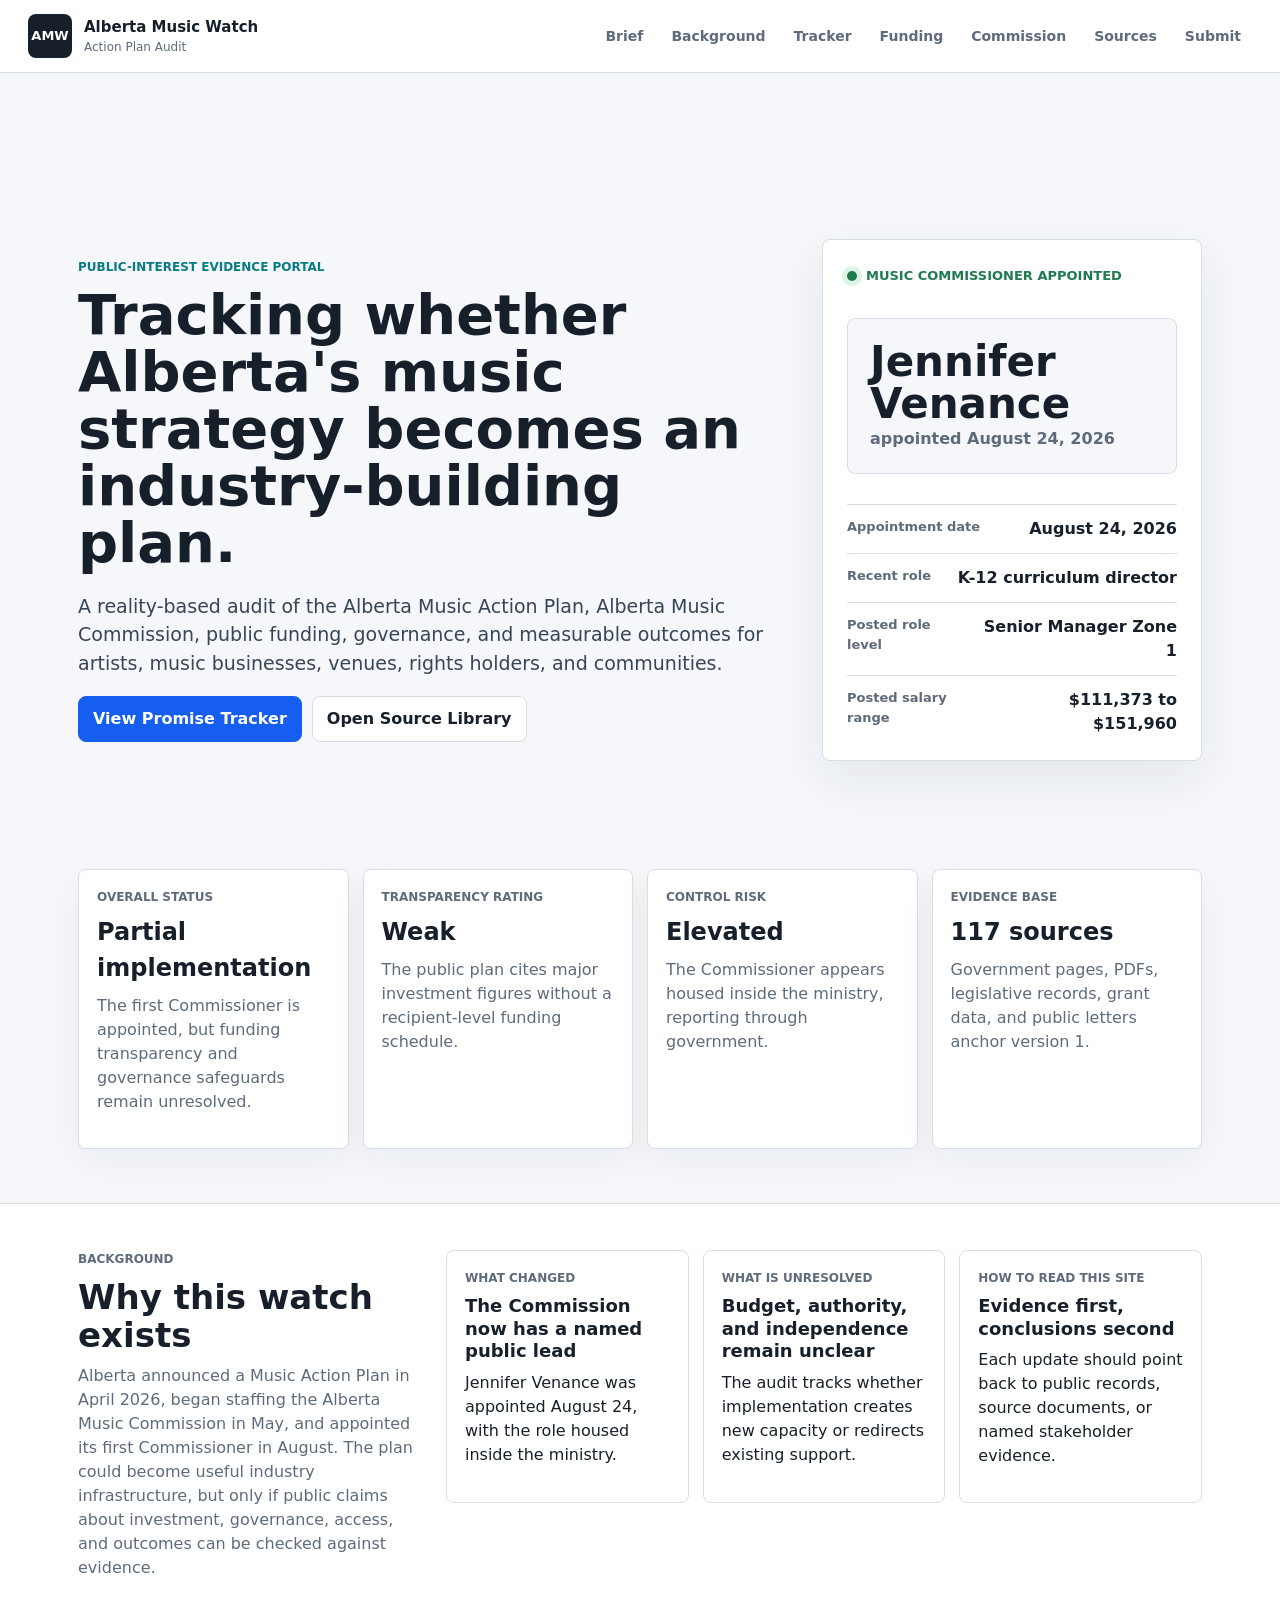
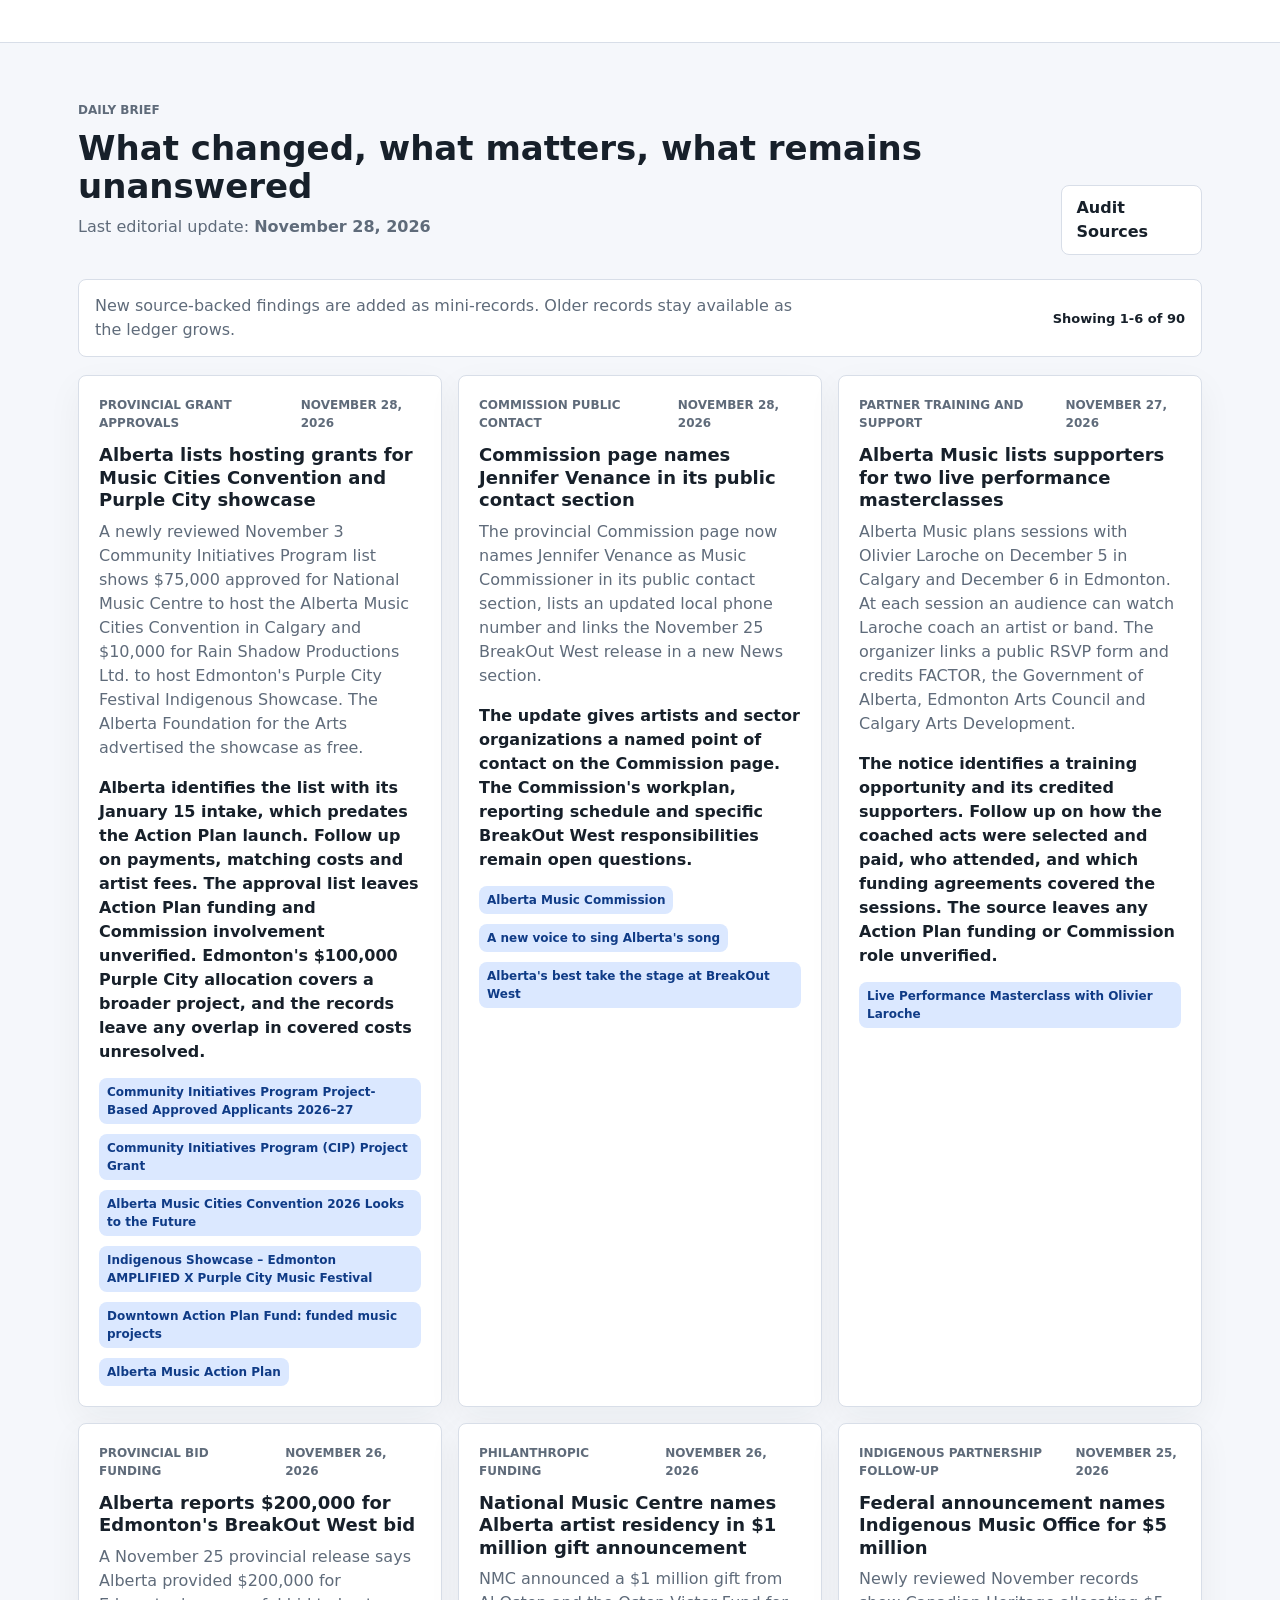
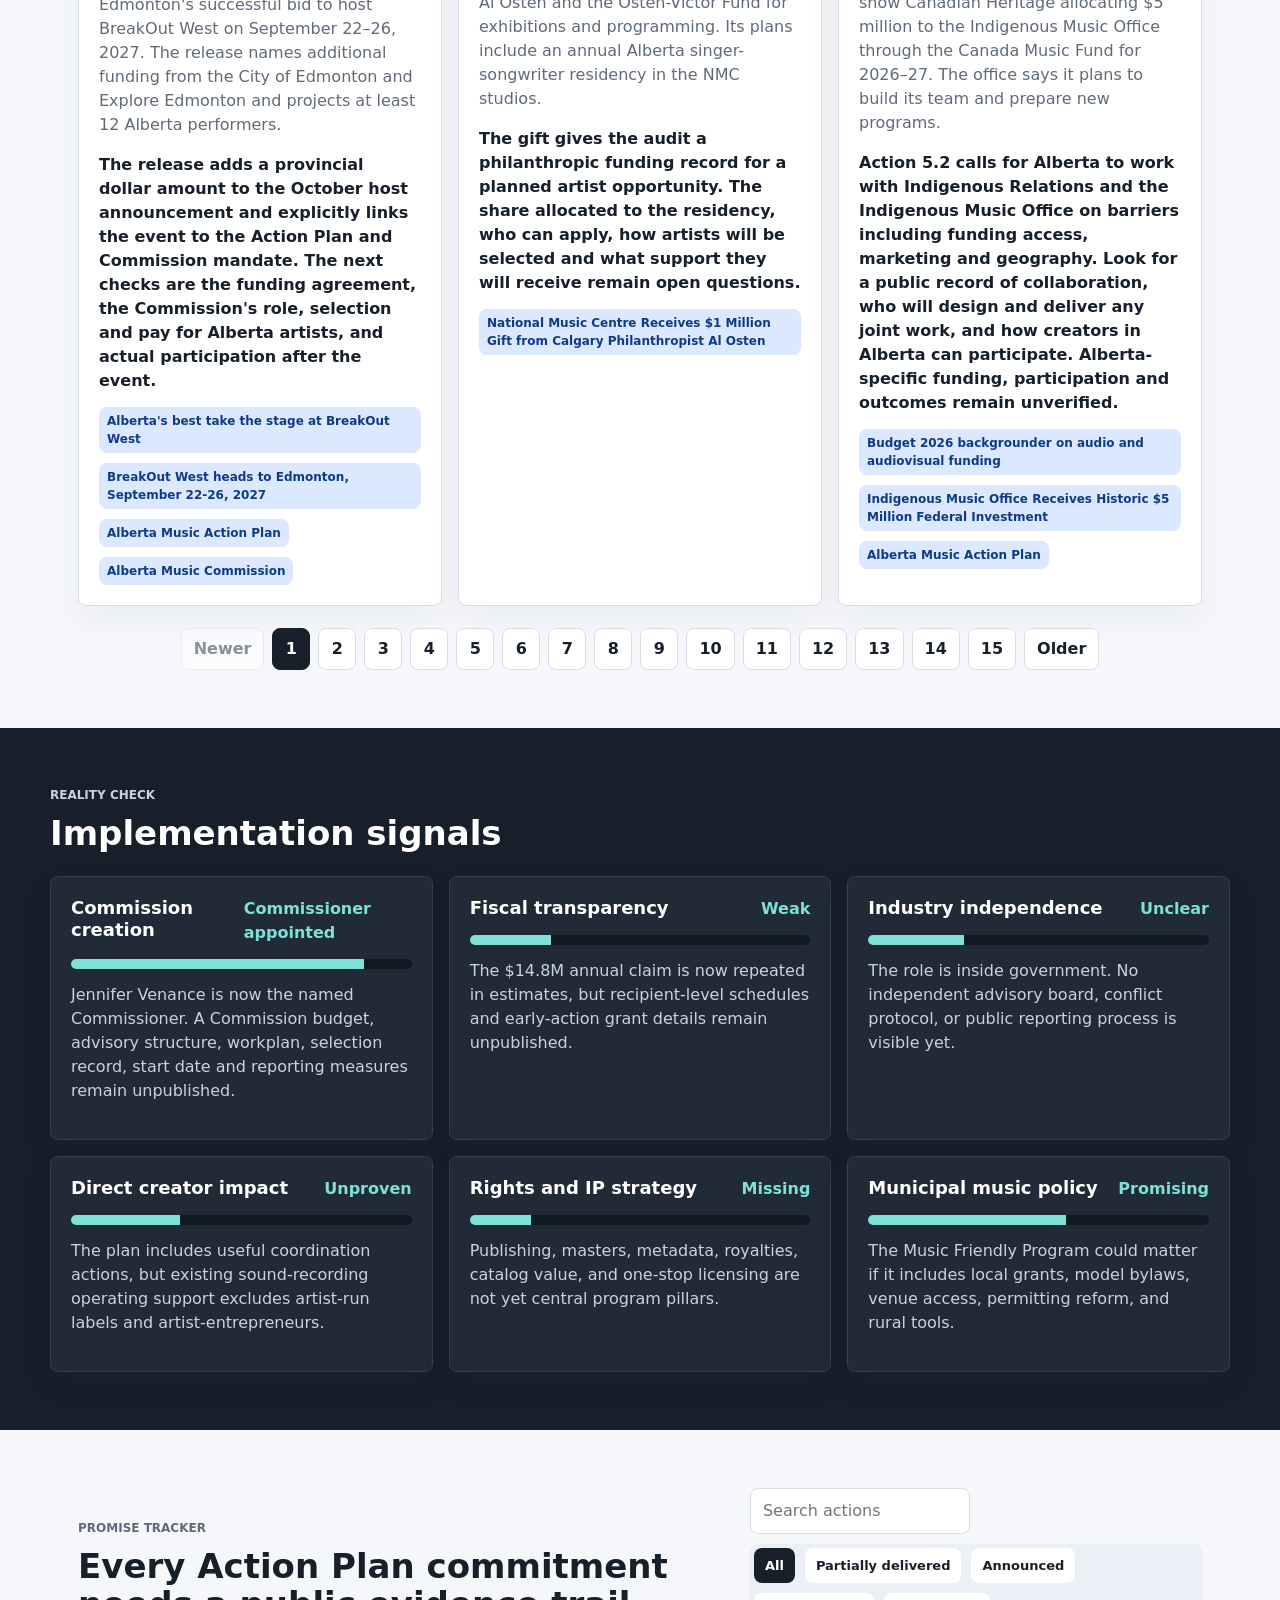
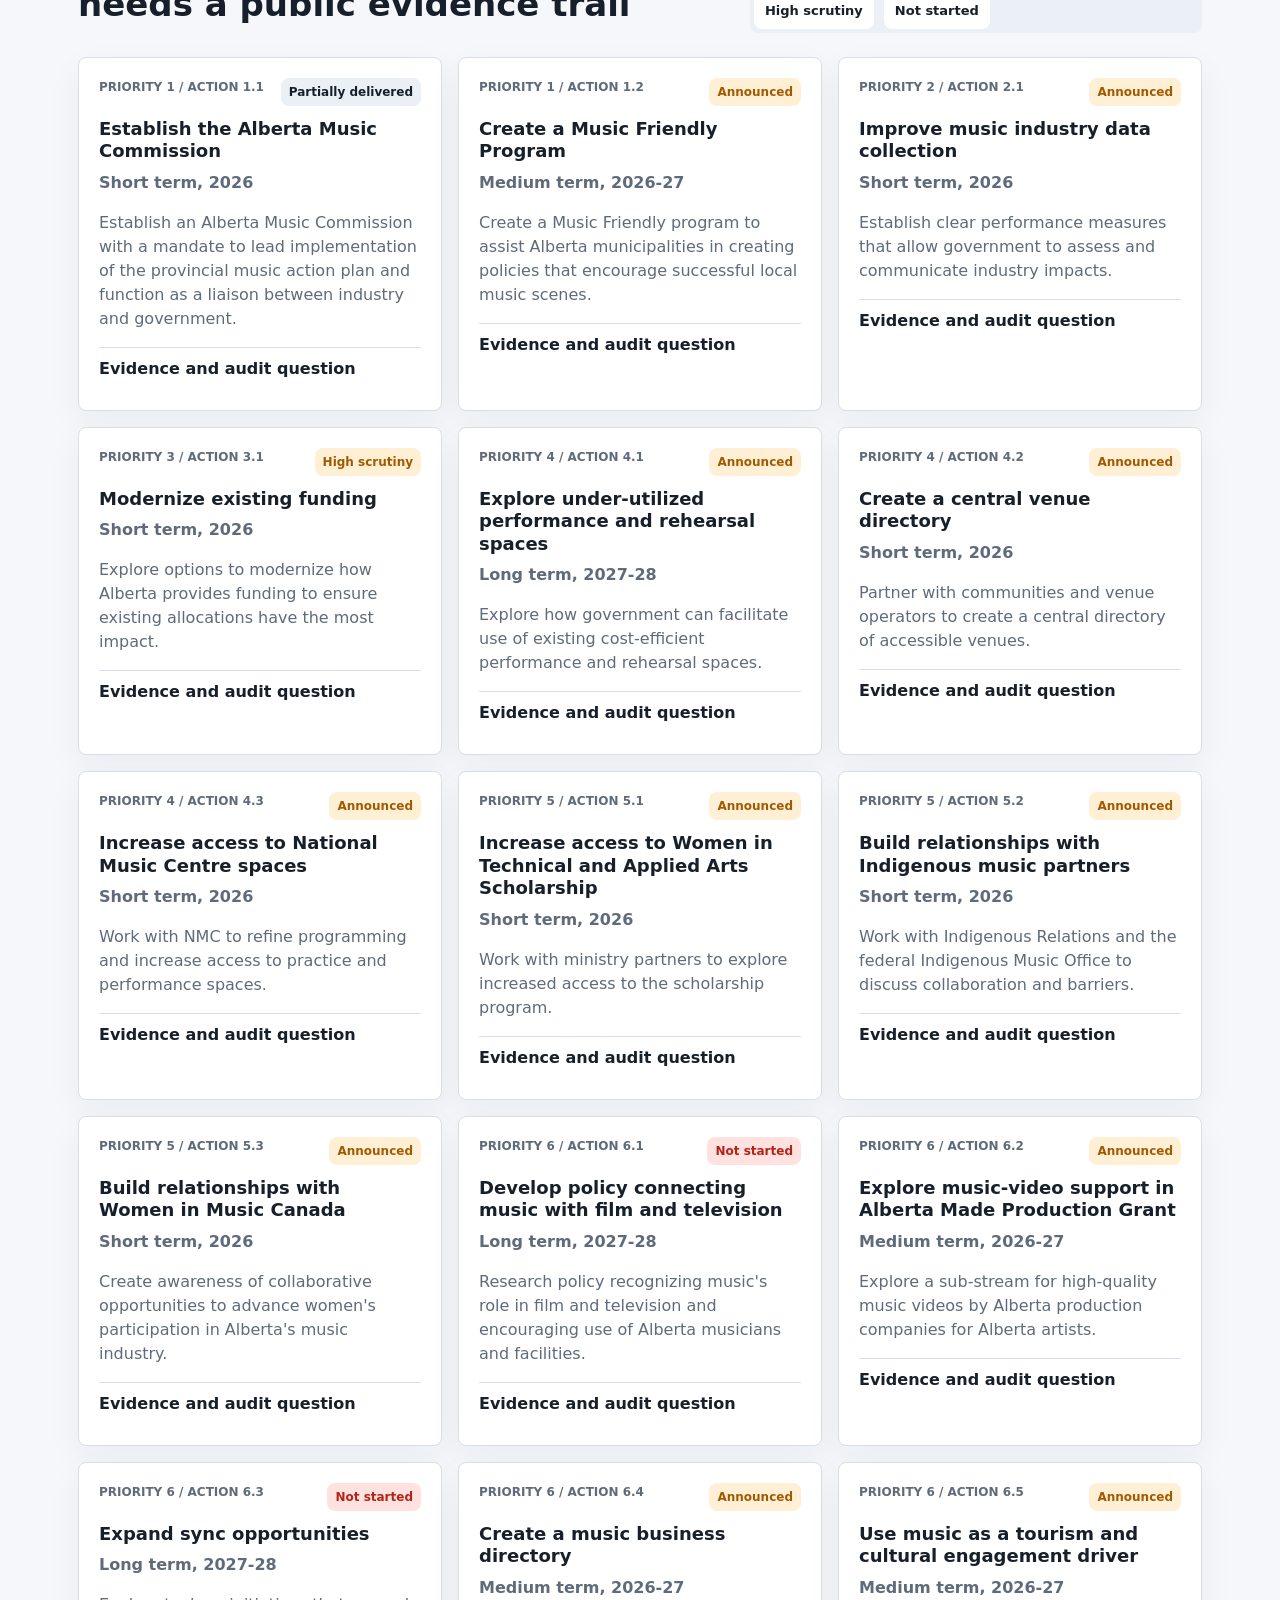
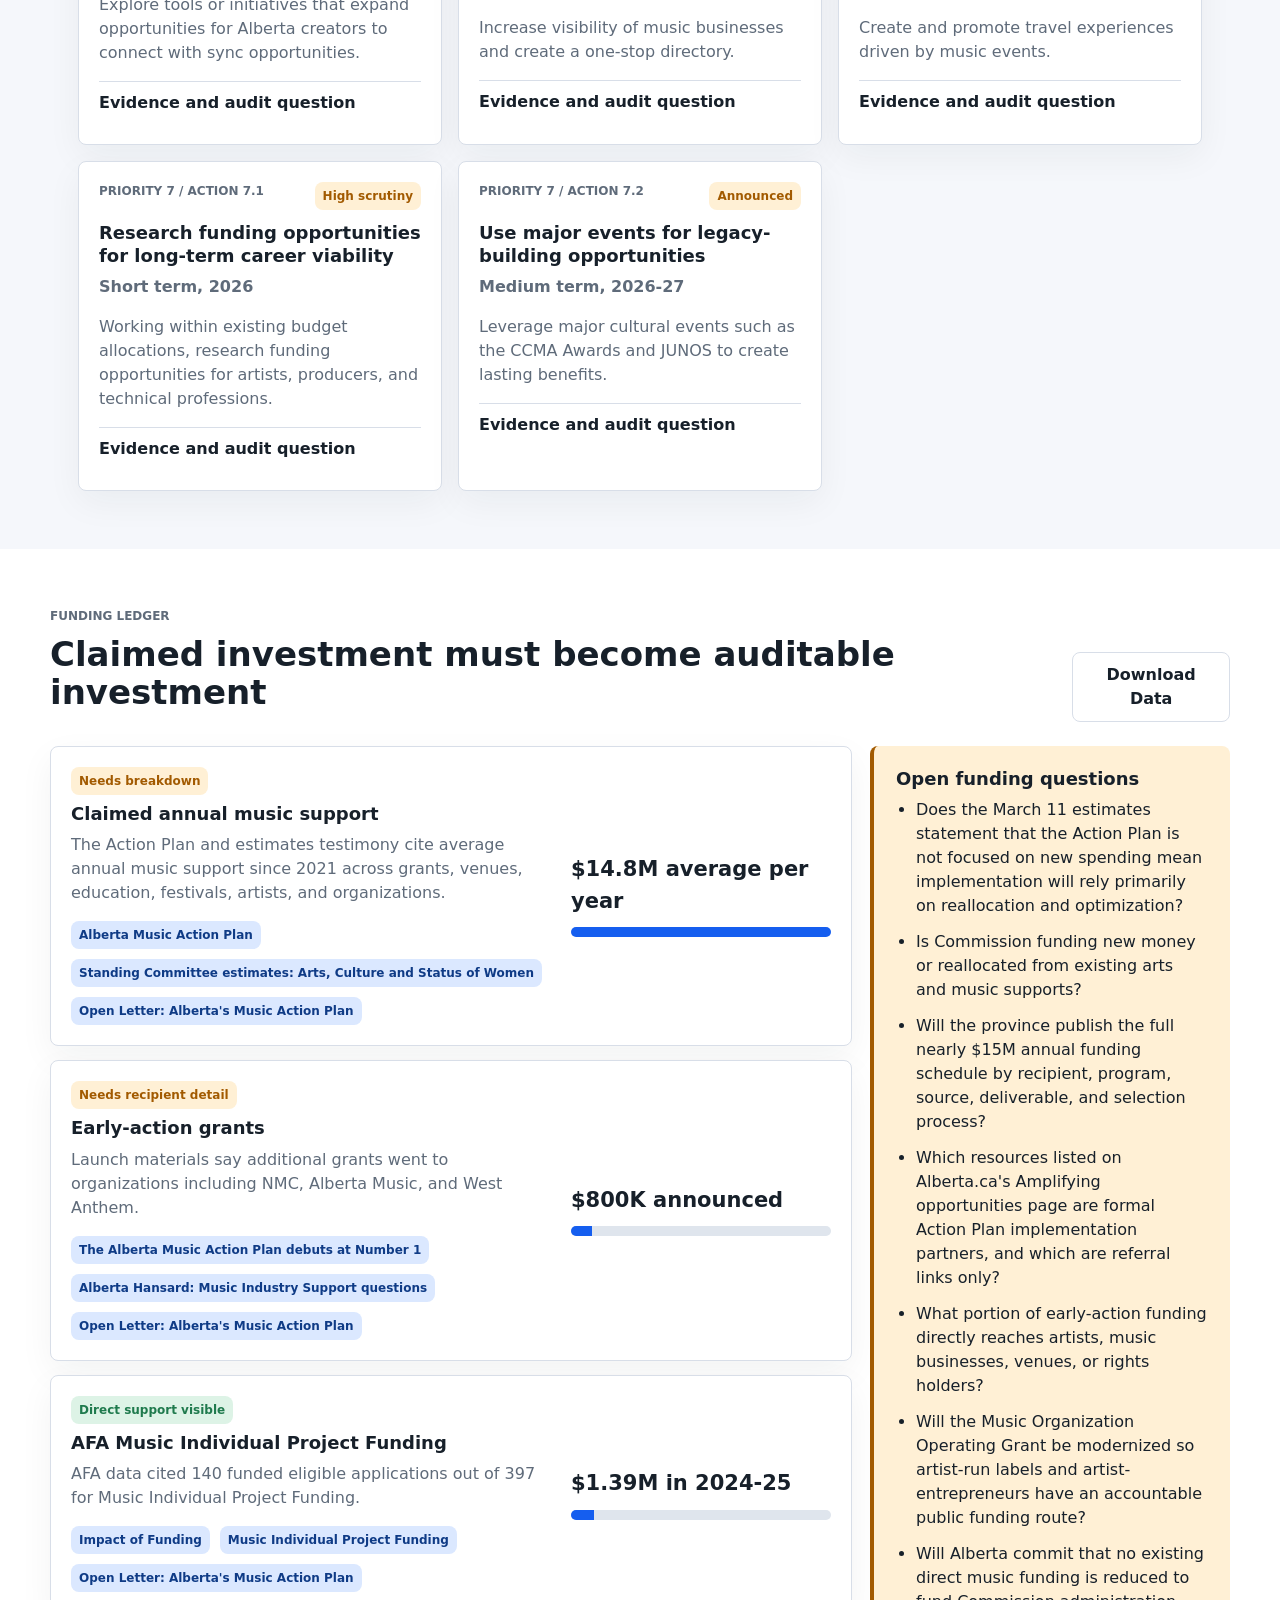
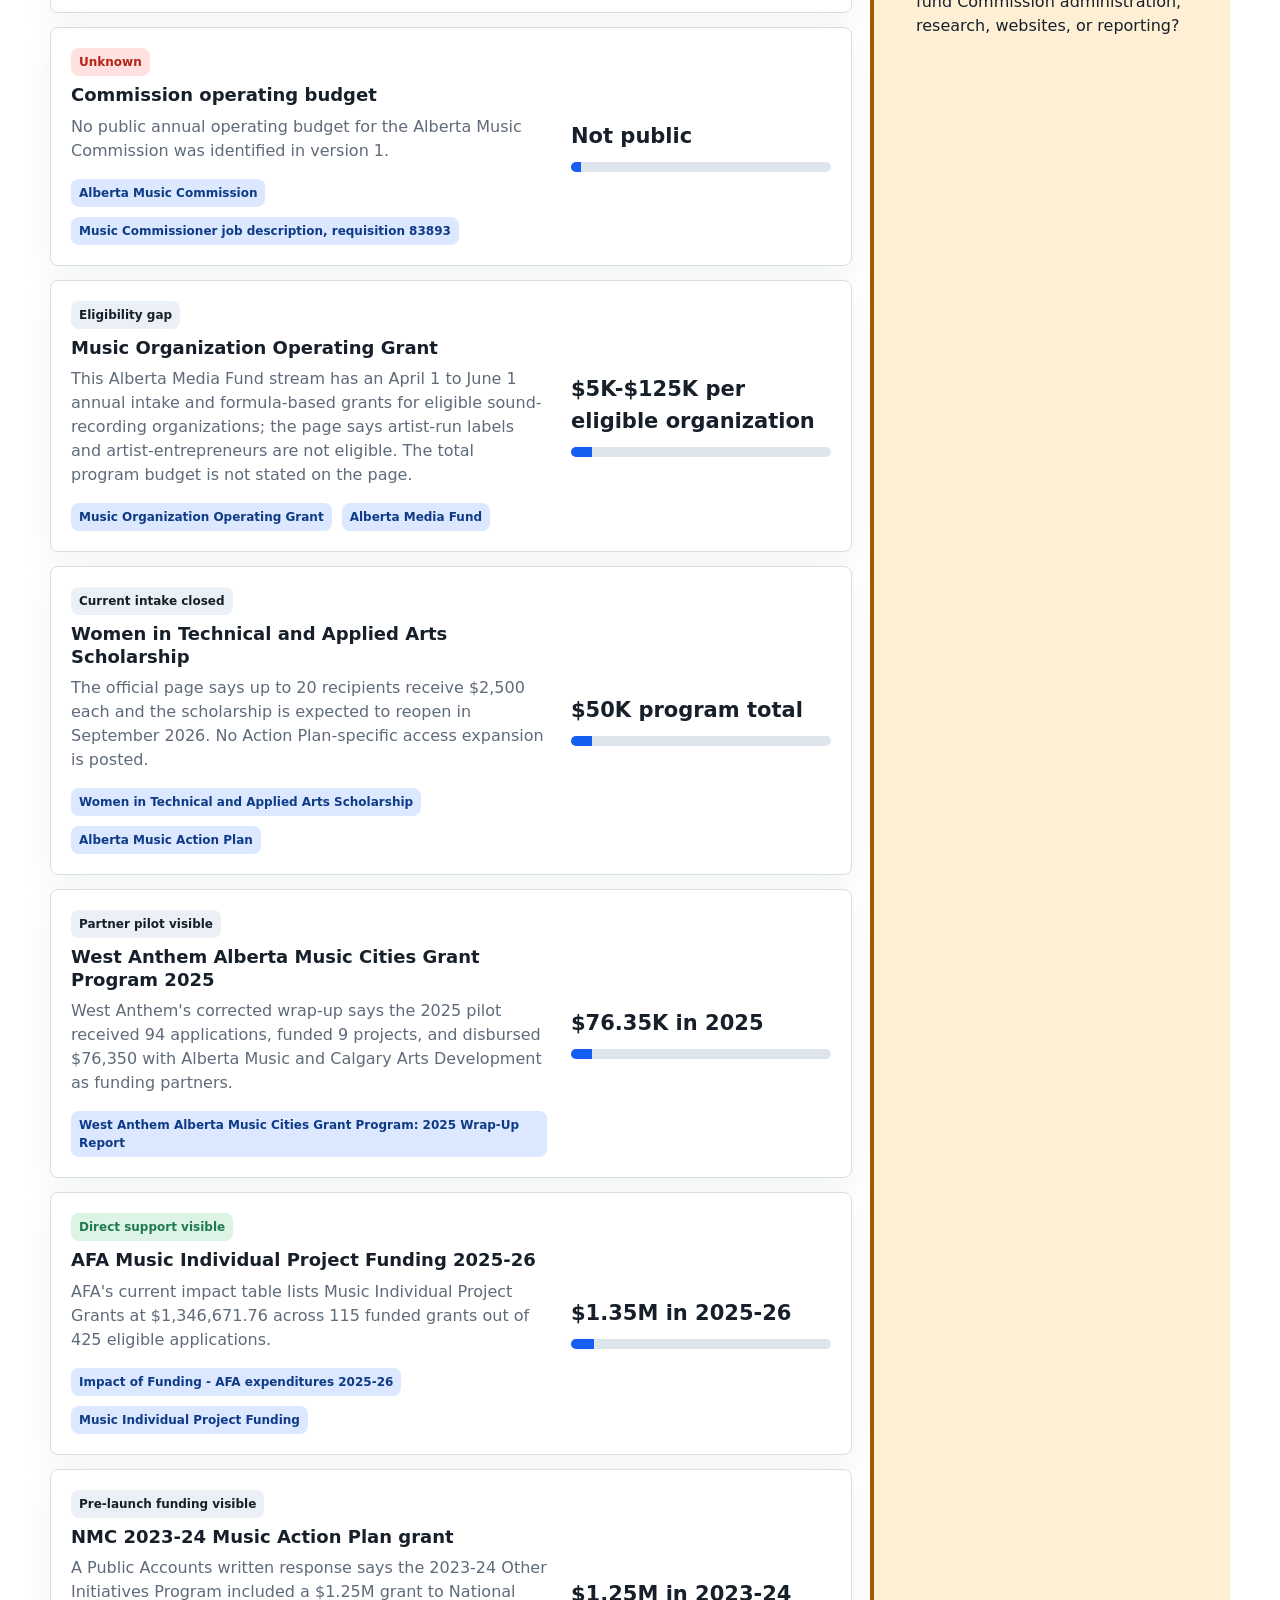
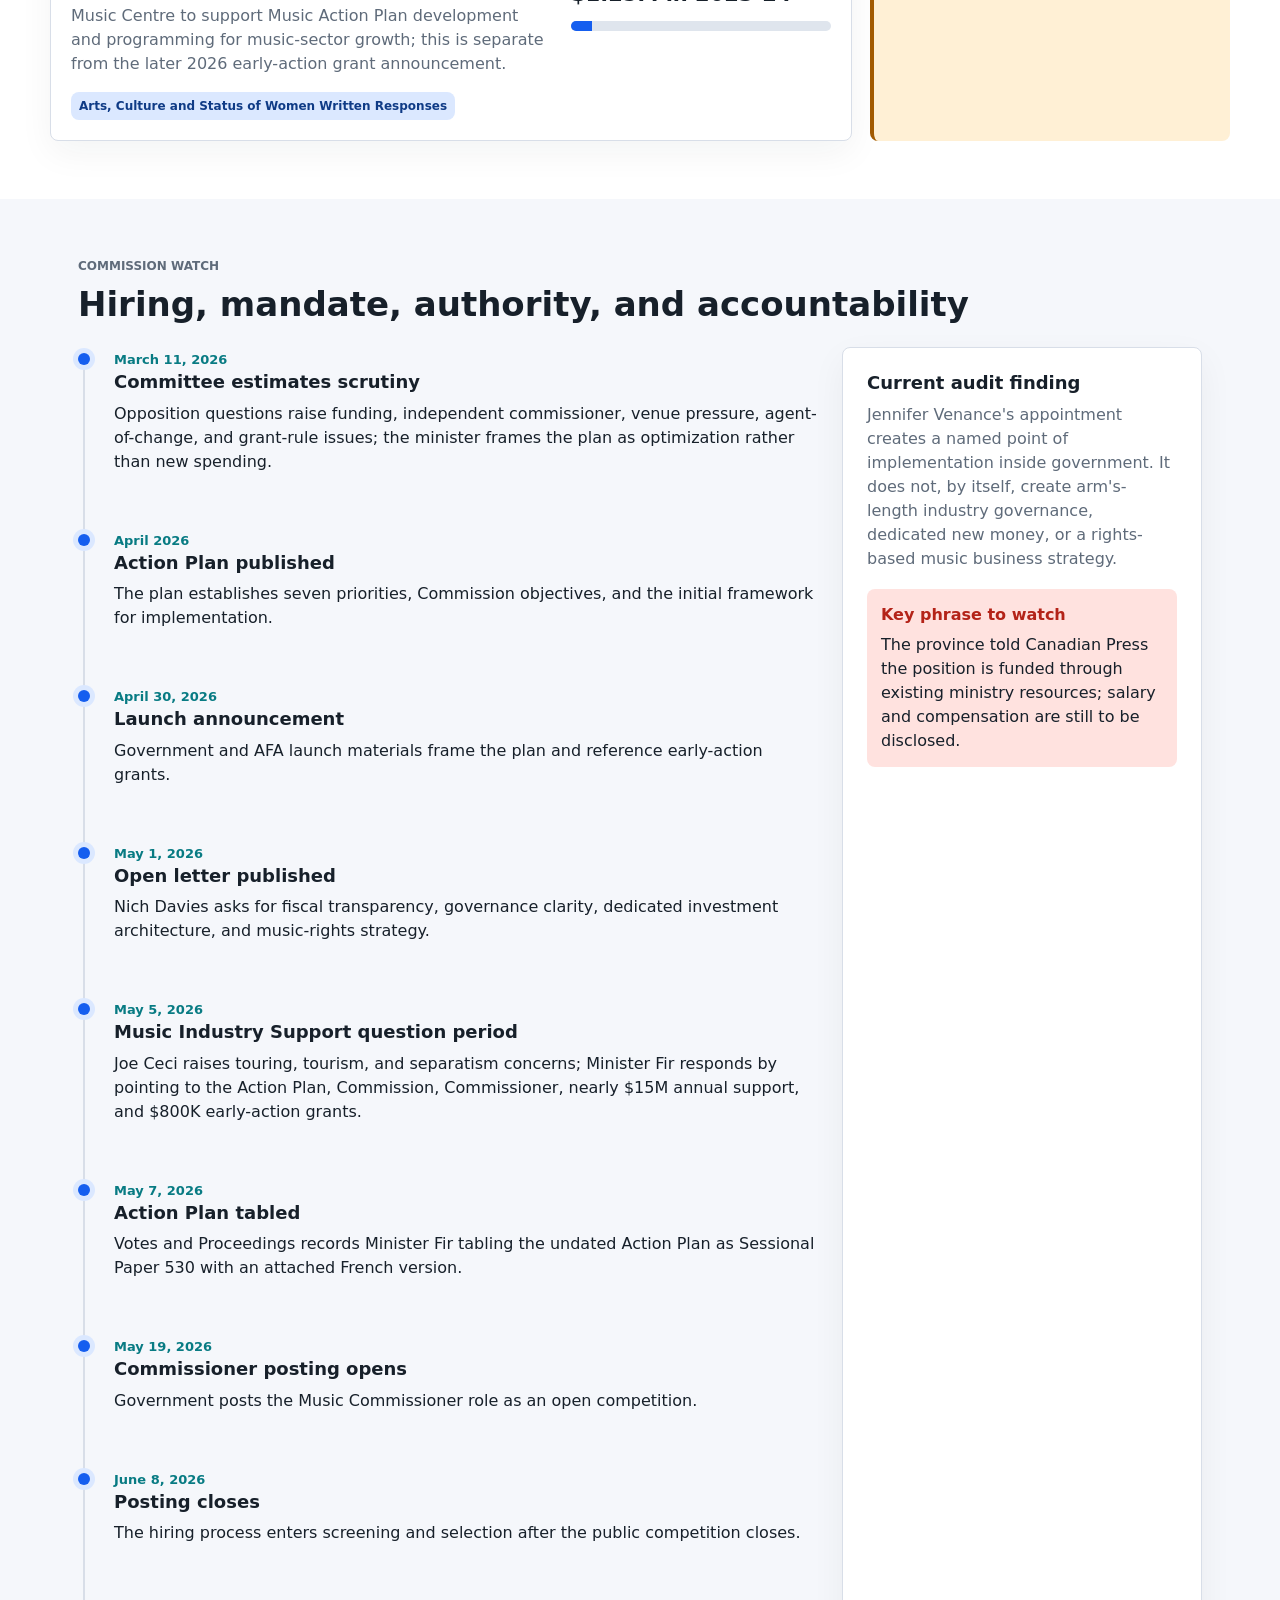
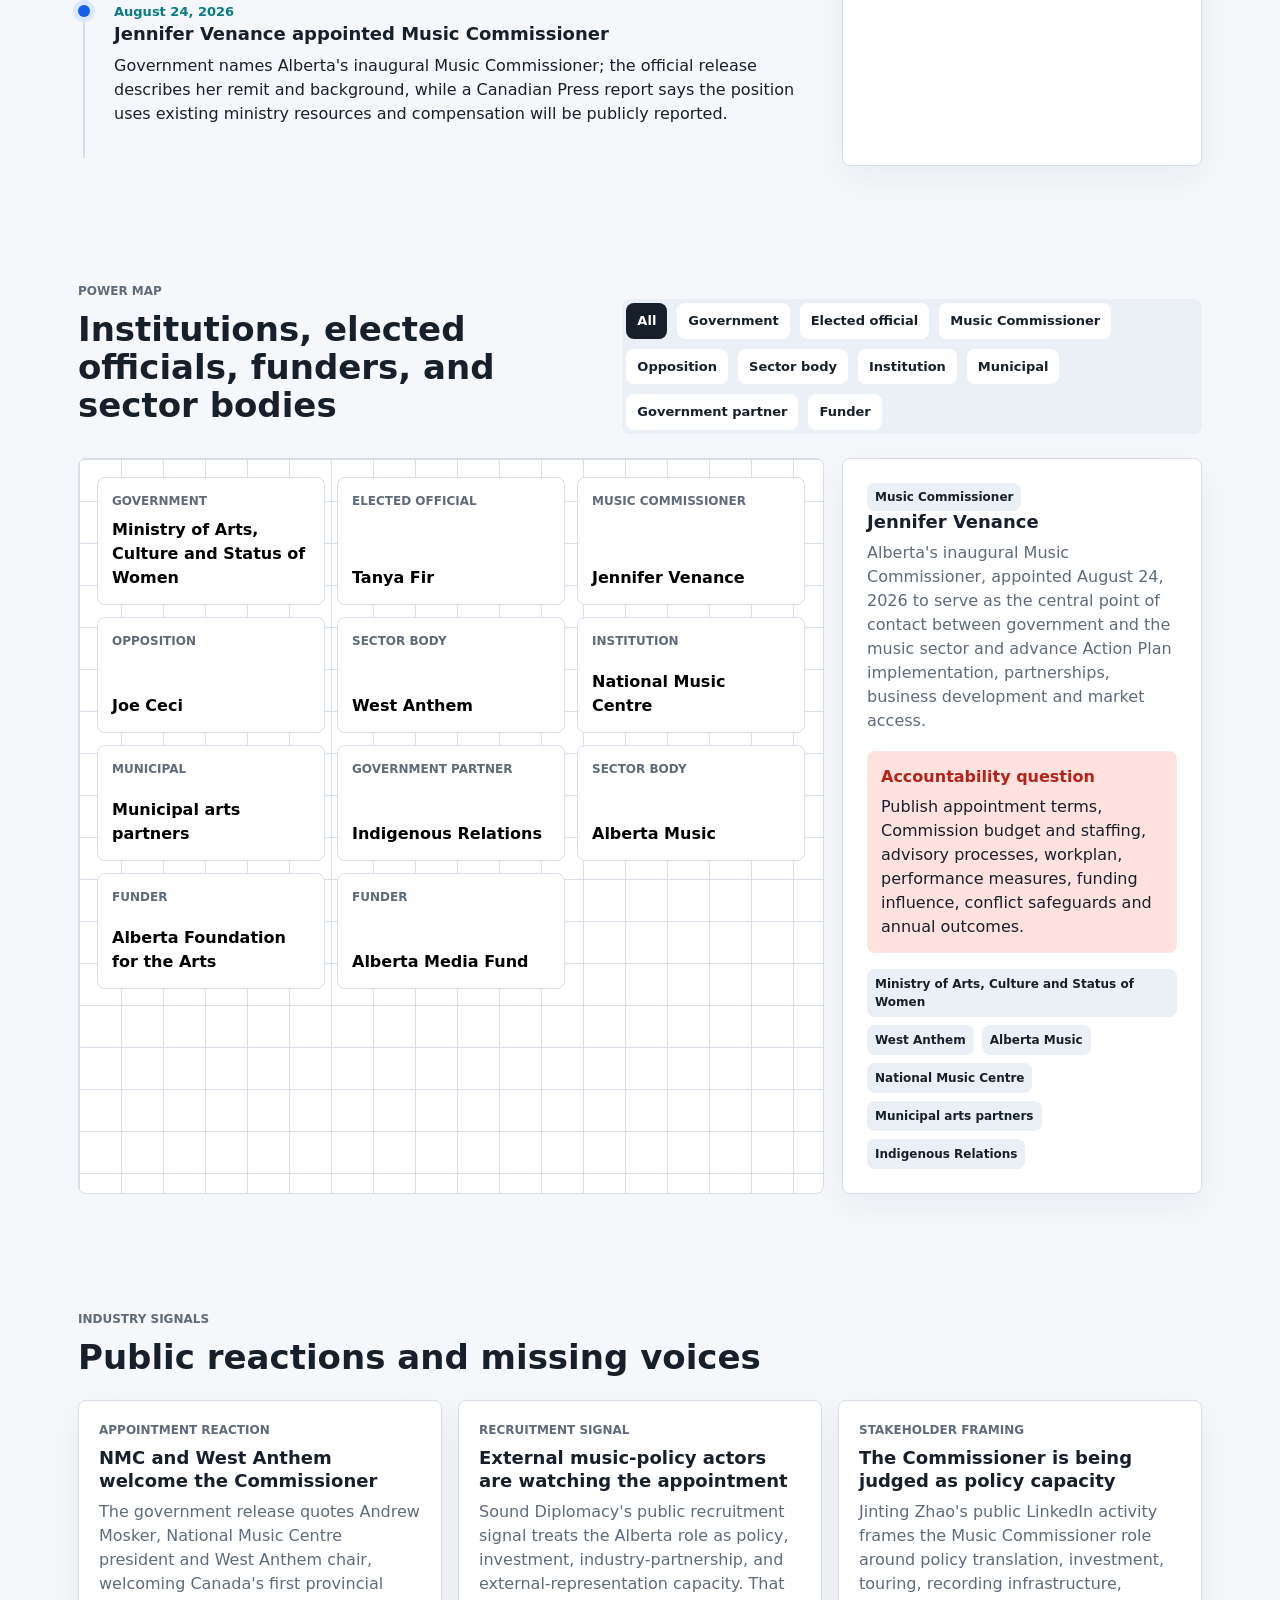
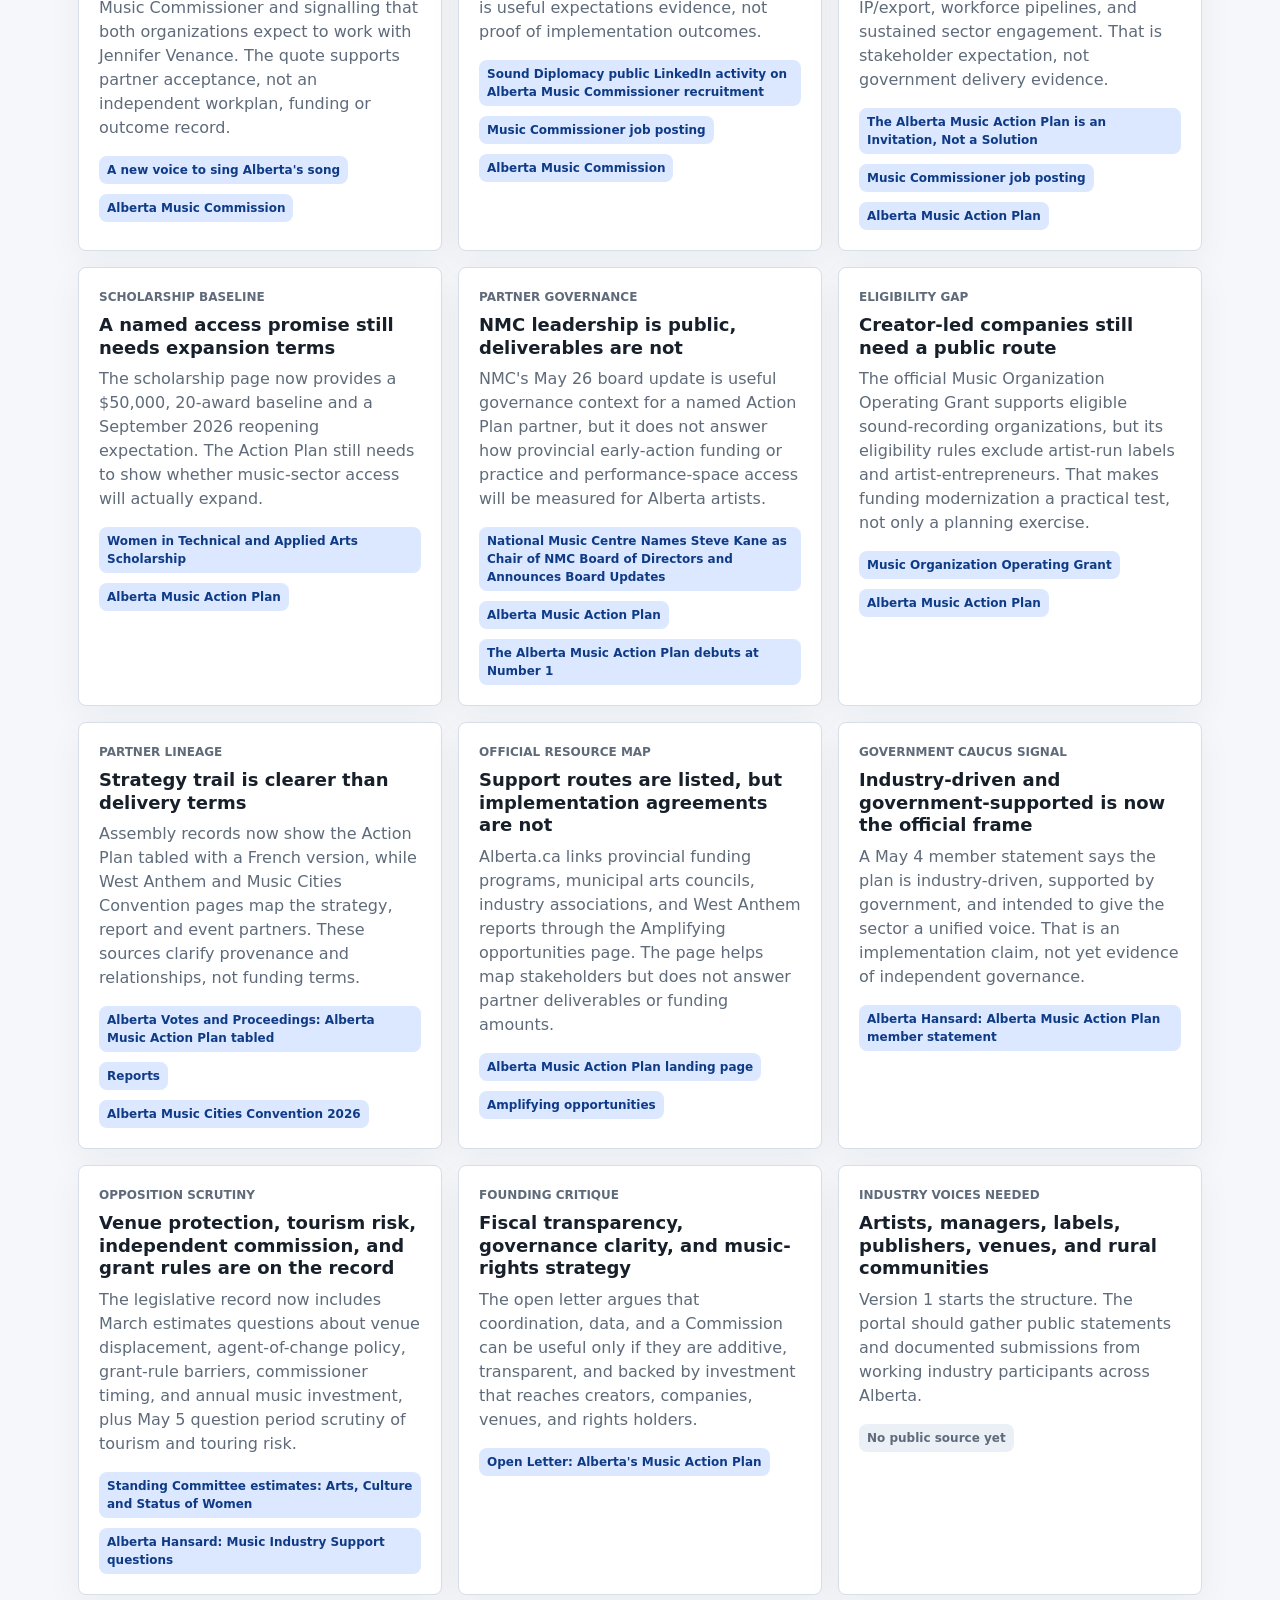
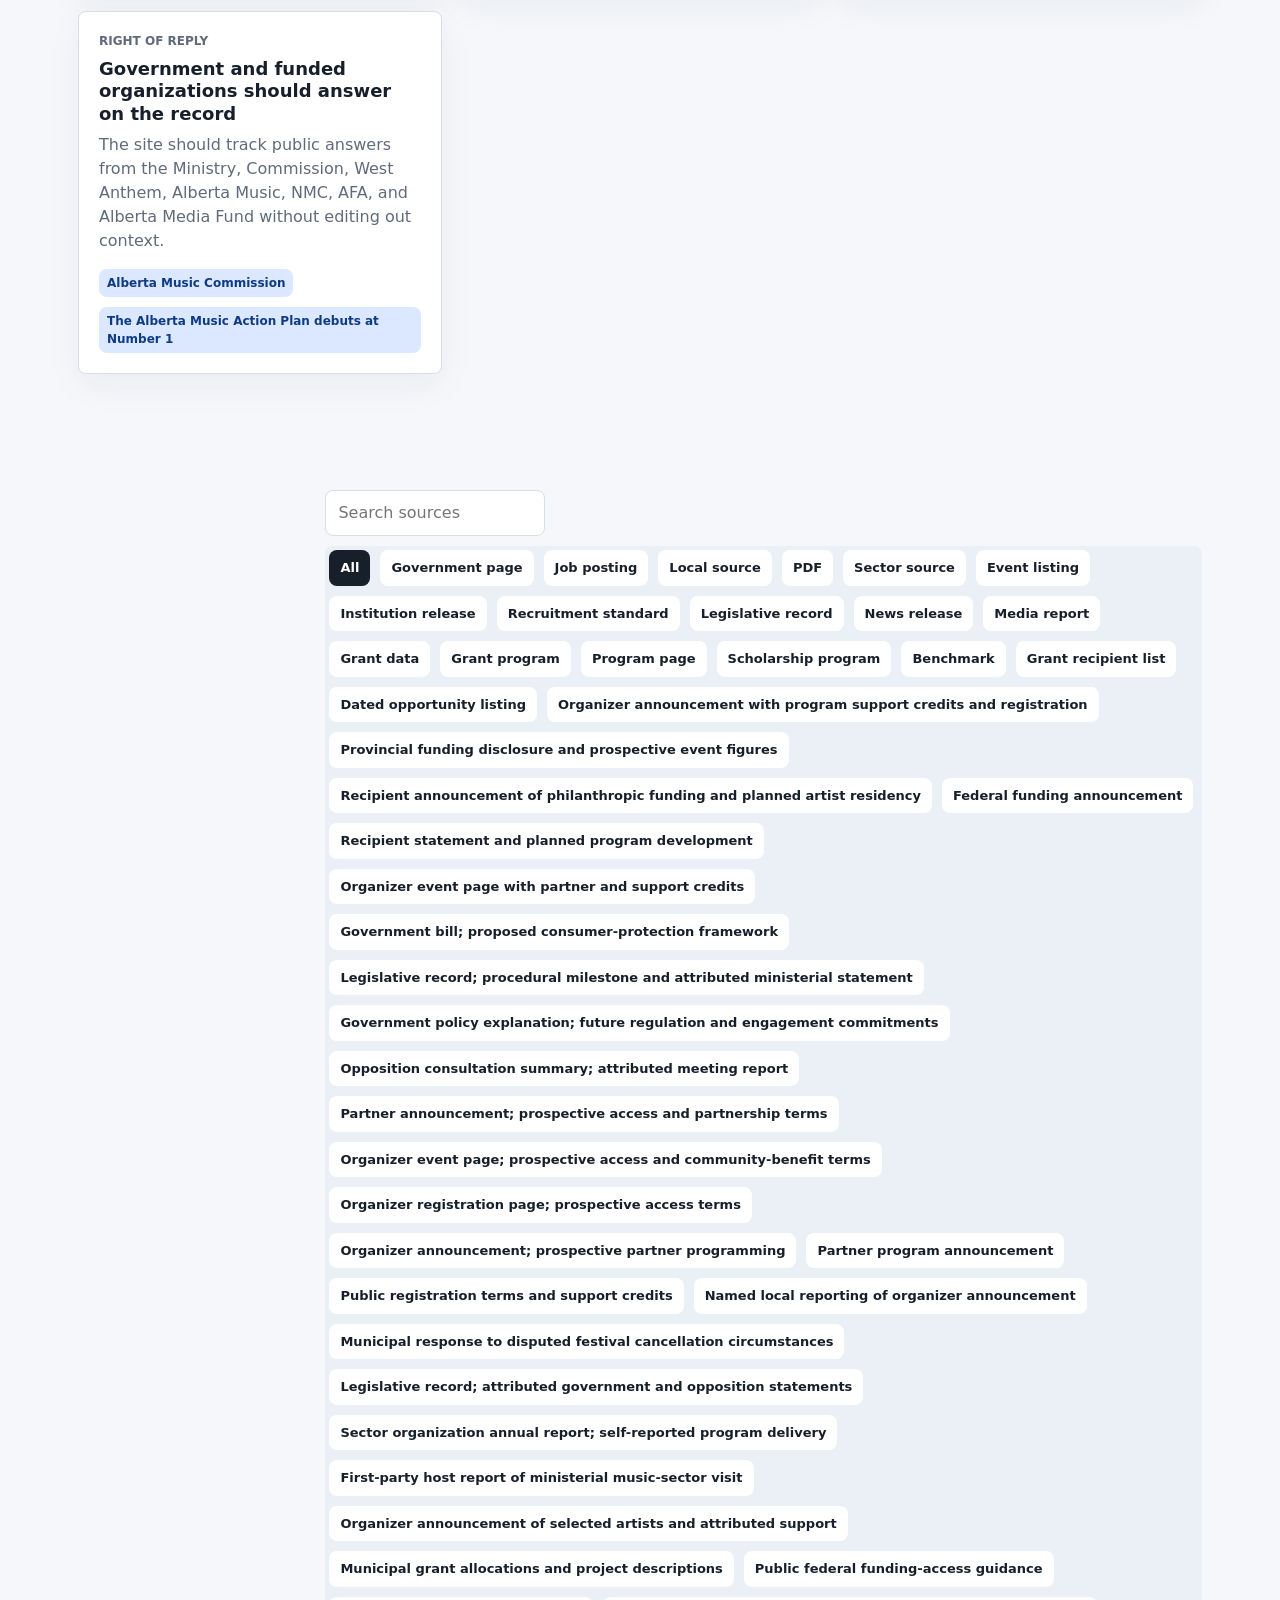
<file: index.html>
<!doctype html>
<html lang="en">
  <head>
    <meta charset="utf-8">
    <meta name="viewport" content="width=device-width, initial-scale=1">
    <meta name="description" content="A source-backed public tracker for Alberta's Music Action Plan, Alberta Music Commission, funding, governance, and industry impact.">
    <title>Alberta Music Watch</title>
    <link rel="stylesheet" href="styles.css">
  </head>
  <body>
    <header class="site-header">
      <a class="brand" href="#top" aria-label="Alberta Music Watch home">
        <span class="brand-mark" aria-hidden="true">AMW</span>
        <span>
          <strong>Alberta Music Watch</strong>
          <small>Action Plan Audit</small>
        </span>
      </a>
      <nav class="site-nav" aria-label="Primary">
        <a href="#brief">Brief</a>
        <a href="#background">Background</a>
        <a href="#tracker">Tracker</a>
        <a href="#funding">Funding</a>
        <a href="#commission">Commission</a>
        <a href="#sources">Sources</a>
        <a href="#submit">Submit</a>
      </nav>
    </header>

    <main id="top">
      <section class="hero">
        <div class="hero-copy">
          <p class="eyebrow">Public-interest evidence portal</p>
          <h1>Tracking whether Alberta's music strategy becomes an industry-building plan.</h1>
          <p class="lede">
            A reality-based audit of the Alberta Music Action Plan, Alberta Music Commission,
            public funding, governance, and measurable outcomes for artists, music businesses,
            venues, rights holders, and communities.
          </p>
          <div class="hero-actions">
            <a class="button primary" href="#tracker">View Promise Tracker</a>
            <a class="button secondary" href="#sources">Open Source Library</a>
          </div>
        </div>

        <aside class="hero-status" aria-label="Current status">
          <div class="status-header">
            <span class="status-dot"></span>
            <span>Music Commissioner appointed</span>
          </div>
          <div class="deadline" data-appointee="Jennifer Venance" data-status-label="appointed August 24, 2026">
            <span class="deadline-number" id="deadlineNumber">Jennifer Venance</span>
            <span class="deadline-label" id="deadlineLabel">appointed August 24, 2026</span>
          </div>
          <dl class="status-list">
            <div>
              <dt>Appointment date</dt>
              <dd>August 24, 2026</dd>
            </div>
            <div>
              <dt>Recent role</dt>
              <dd>K-12 curriculum director</dd>
            </div>
            <div>
              <dt>Posted role level</dt>
              <dd>Senior Manager Zone 1</dd>
            </div>
            <div>
              <dt>Posted salary range</dt>
              <dd>$111,373 to $151,960</dd>
            </div>
          </dl>
        </aside>
      </section>

      <section class="snapshot" aria-label="Audit snapshot">
        <article>
          <span class="metric-label">Overall status</span>
          <strong>Partial implementation</strong>
          <p>The first Commissioner is appointed, but funding transparency and governance safeguards remain unresolved.</p>
        </article>
        <article>
          <span class="metric-label">Transparency rating</span>
          <strong>Weak</strong>
          <p>The public plan cites major investment figures without a recipient-level funding schedule.</p>
        </article>
        <article>
          <span class="metric-label">Control risk</span>
          <strong>Elevated</strong>
          <p>The Commissioner appears housed inside the ministry, reporting through government.</p>
        </article>
        <article>
          <span class="metric-label">Evidence base</span>
          <strong>117 sources</strong>
          <p>Government pages, PDFs, legislative records, grant data, and public letters anchor version 1.</p>
        </article>
      </section>

      <section class="context-section" id="background">
        <div class="context-layout">
          <div class="context-copy">
            <p class="eyebrow">Background</p>
            <h2>Why this watch exists</h2>
            <p>
              Alberta announced a Music Action Plan in April 2026, began staffing the
              Alberta Music Commission in May, and appointed its first Commissioner in August. The plan could become useful industry
              infrastructure, but only if public claims about investment, governance,
              access, and outcomes can be checked against evidence.
            </p>
          </div>
          <div class="context-cards" aria-label="Background summary">
            <article>
              <span class="metric-label">What changed</span>
              <h3>The Commission now has a named public lead</h3>
              <p>Jennifer Venance was appointed August 24, with the role housed inside the ministry.</p>
            </article>
            <article>
              <span class="metric-label">What is unresolved</span>
              <h3>Budget, authority, and independence remain unclear</h3>
              <p>The audit tracks whether implementation creates new capacity or redirects existing support.</p>
            </article>
            <article>
              <span class="metric-label">How to read this site</span>
              <h3>Evidence first, conclusions second</h3>
              <p>Each update should point back to public records, source documents, or named stakeholder evidence.</p>
            </article>
          </div>
        </div>
      </section>

      <section class="section-shell" id="brief">
        <div class="section-heading split-heading">
          <div>
            <p class="eyebrow">Daily brief</p>
            <h2>What changed, what matters, what remains unanswered</h2>
            <p>Last editorial update: <strong id="lastUpdated">November 28, 2026</strong></p>
          </div>
          <a class="button secondary" href="#sources">Audit Sources</a>
        </div>
        <div class="brief-ledger-bar">
          <p>New source-backed findings are added as mini-records. Older records stay available as the ledger grows.</p>
          <span id="briefCount" aria-live="polite"></span>
        </div>
        <div class="brief-grid" id="briefGrid"></div>
        <nav class="brief-pagination" id="briefPagination" aria-label="Daily brief pages"></nav>
      </section>

      <section class="section-shell rating-band" id="reality">
        <div class="section-heading">
          <p class="eyebrow">Reality check</p>
          <h2>Implementation signals</h2>
        </div>
        <div class="ratings" id="ratings"></div>
      </section>

      <section class="section-shell" id="tracker">
        <div class="section-heading split-heading">
          <div>
            <p class="eyebrow">Promise tracker</p>
            <h2>Every Action Plan commitment needs a public evidence trail</h2>
          </div>
          <div class="controls" aria-label="Promise tracker filters">
            <input id="promiseSearch" type="search" placeholder="Search actions">
            <div class="segmented" id="promiseFilters" role="group" aria-label="Filter by status"></div>
          </div>
        </div>
        <div class="promise-grid" id="promiseGrid"></div>
      </section>

      <section class="section-shell funding-section" id="funding">
        <div class="section-heading split-heading">
          <div>
            <p class="eyebrow">Funding ledger</p>
            <h2>Claimed investment must become auditable investment</h2>
          </div>
          <button class="button secondary" id="downloadData" type="button">Download Data</button>
        </div>
        <div class="funding-layout">
          <div class="funding-bars" id="fundingBars"></div>
          <div class="question-list">
            <h3>Open funding questions</h3>
            <ul id="fundingQuestions"></ul>
          </div>
        </div>
      </section>

      <section class="section-shell commission-section" id="commission">
        <div class="section-heading">
          <p class="eyebrow">Commission watch</p>
          <h2>Hiring, mandate, authority, and accountability</h2>
        </div>
        <div class="commission-layout">
          <div class="timeline" id="commissionTimeline"></div>
          <div class="mandate-box">
            <h3>Current audit finding</h3>
            <p>
              Jennifer Venance's appointment creates a named point of implementation inside government.
              It does not, by itself, create arm's-length industry governance, dedicated new money,
              or a rights-based music business strategy.
            </p>
            <div class="callout">
              <strong>Key phrase to watch</strong>
              <span>The province told Canadian Press the position is funded through existing ministry resources; salary and compensation are still to be disclosed.</span>
            </div>
          </div>
        </div>
      </section>

      <section class="section-shell" id="power-map">
        <div class="section-heading split-heading">
          <div>
            <p class="eyebrow">Power map</p>
            <h2>Institutions, elected officials, funders, and sector bodies</h2>
          </div>
          <div class="segmented" id="entityFilters" role="group" aria-label="Filter entities"></div>
        </div>
        <div class="entity-layout">
          <div class="relationship-board" id="relationshipBoard" aria-label="Relationship map"></div>
          <aside class="entity-detail" id="entityDetail" aria-live="polite">
            <h3>Select an entity</h3>
            <p>Relationship notes and sourced accountability questions will appear here.</p>
          </aside>
        </div>
      </section>

      <section class="section-shell" id="reactions">
        <div class="section-heading">
          <p class="eyebrow">Industry signals</p>
          <h2>Public reactions and missing voices</h2>
        </div>
        <div class="reaction-grid" id="reactionGrid"></div>
      </section>

      <section class="section-shell source-section" id="sources">
        <div class="section-heading split-heading">
          <div>
            <p class="eyebrow">Source library</p>
            <h2>Receipts before conclusions</h2>
          </div>
          <div class="controls">
            <input id="sourceSearch" type="search" placeholder="Search sources">
            <div class="segmented" id="sourceFilters" role="group" aria-label="Filter sources"></div>
          </div>
        </div>
        <div class="source-grid" id="sourceGrid"></div>
      </section>

      <section class="section-shell intake-section" id="submit">
        <div class="section-heading split-heading">
          <div>
            <p class="eyebrow">Evidence intake</p>
            <h2>Put a source into the review queue</h2>
            <p>Submit public links, source documents, organization pages, statements, datasets, or records for relevance review.</p>
          </div>
          <a class="button secondary" href="https://github.com/DJNxDx/alberta-music-watch/issues" target="_blank" rel="noreferrer">View Public Issues</a>
        </div>
        <div class="intake-layout">
          <form class="evidence-form" id="evidenceForm" enctype="multipart/form-data">
            <label>
              Source or organization name
              <input id="evidenceTitle" name="title" type="text" placeholder="Organization, person, program, or source title" required>
            </label>
            <label>
              Source links
              <textarea id="evidenceLinks" name="links" rows="5" placeholder="One public URL per line, including PDFs or documents"></textarea>
            </label>
            <label>
              Source documents
              <input id="evidenceDocuments" name="documents[]" type="file" accept=".pdf,.doc,.docx,.txt,.csv,.xls,.xlsx,.png,.jpg,.jpeg,.webp" multiple>
            </label>
            <label>
              What should the audit understand?
              <textarea id="evidenceClaim" name="claim" rows="5" placeholder="Describe the evidence, context, claim, or missing public record" required></textarea>
            </label>
            <div class="form-grid">
              <label>
                Relevance
                <select id="evidenceRelevance" name="relevance">
                  <option>Music Action Plan promise</option>
                  <option>Music Commission governance</option>
                  <option>Funding or grant record</option>
                  <option>Industry reaction</option>
                  <option>Organization profile</option>
                  <option>Conflict, access, or transparency concern</option>
                </select>
              </label>
              <label>
                Suggested weight
                <select id="evidenceWeight" name="weight">
                  <option>Primary record</option>
                  <option>Direct stakeholder evidence</option>
                  <option>Contextual background</option>
                  <option>Claim needing verification</option>
                </select>
              </label>
            </div>
            <label>
              Submitter context
              <input id="evidenceSubmitter" name="submitter" type="text" placeholder="Optional name, organization, or role">
            </label>
            <label class="checkbox-label">
              <input id="evidencePublic" name="publicRecord" type="checkbox" required>
              <span>This submission uses public or shareable source material.</span>
            </label>
            <label class="screen-reader-field" aria-hidden="true">
              Website
              <input id="evidenceWebsite" name="website" type="text" tabindex="-1" autocomplete="off">
            </label>
            <button class="button primary" type="submit">Submit Evidence</button>
            <p class="form-note" id="evidenceFormNote" aria-live="polite"></p>
          </form>
          <aside class="intake-standard">
            <h3>Review standard</h3>
            <ul>
              <li>Public records and original documents carry the most weight.</li>
              <li>Stakeholder claims are logged, then verified against public evidence.</li>
              <li>Every submission remains in an append-only record; irrelevant or test submissions are marked, not deleted.</li>
              <li>Submissions can inform sources, entity profiles, funding questions, and daily findings.</li>
              <li>Private, confidential, or personal records should not be submitted through this intake.</li>
            </ul>
          </aside>
        </div>
      </section>

      <section class="methodology">
        <div>
          <p class="eyebrow">Method</p>
          <h2>Editorial standard</h2>
        </div>
        <ol>
          <li>Facts are sourced to public documents, direct records, or archived files.</li>
          <li>Analysis is separated from evidence and updated when new records appear.</li>
          <li>Unknowns are labelled as unknowns until documentation supports a finding.</li>
          <li>Government and sector organizations should be able to answer open questions on the record.</li>
        </ol>
      </section>
    </main>

    <footer class="site-footer">
      <span>Alberta Music Watch v1</span>
      <span>Built for daily evidence updates and public accountability.</span>
      <a href="#submit">Submit evidence</a>
    </footer>

    <script src="data.js"></script>
    <script src="data-updates.js"></script>
    <script src="app.js"></script>
  </body>
</html>
</file>
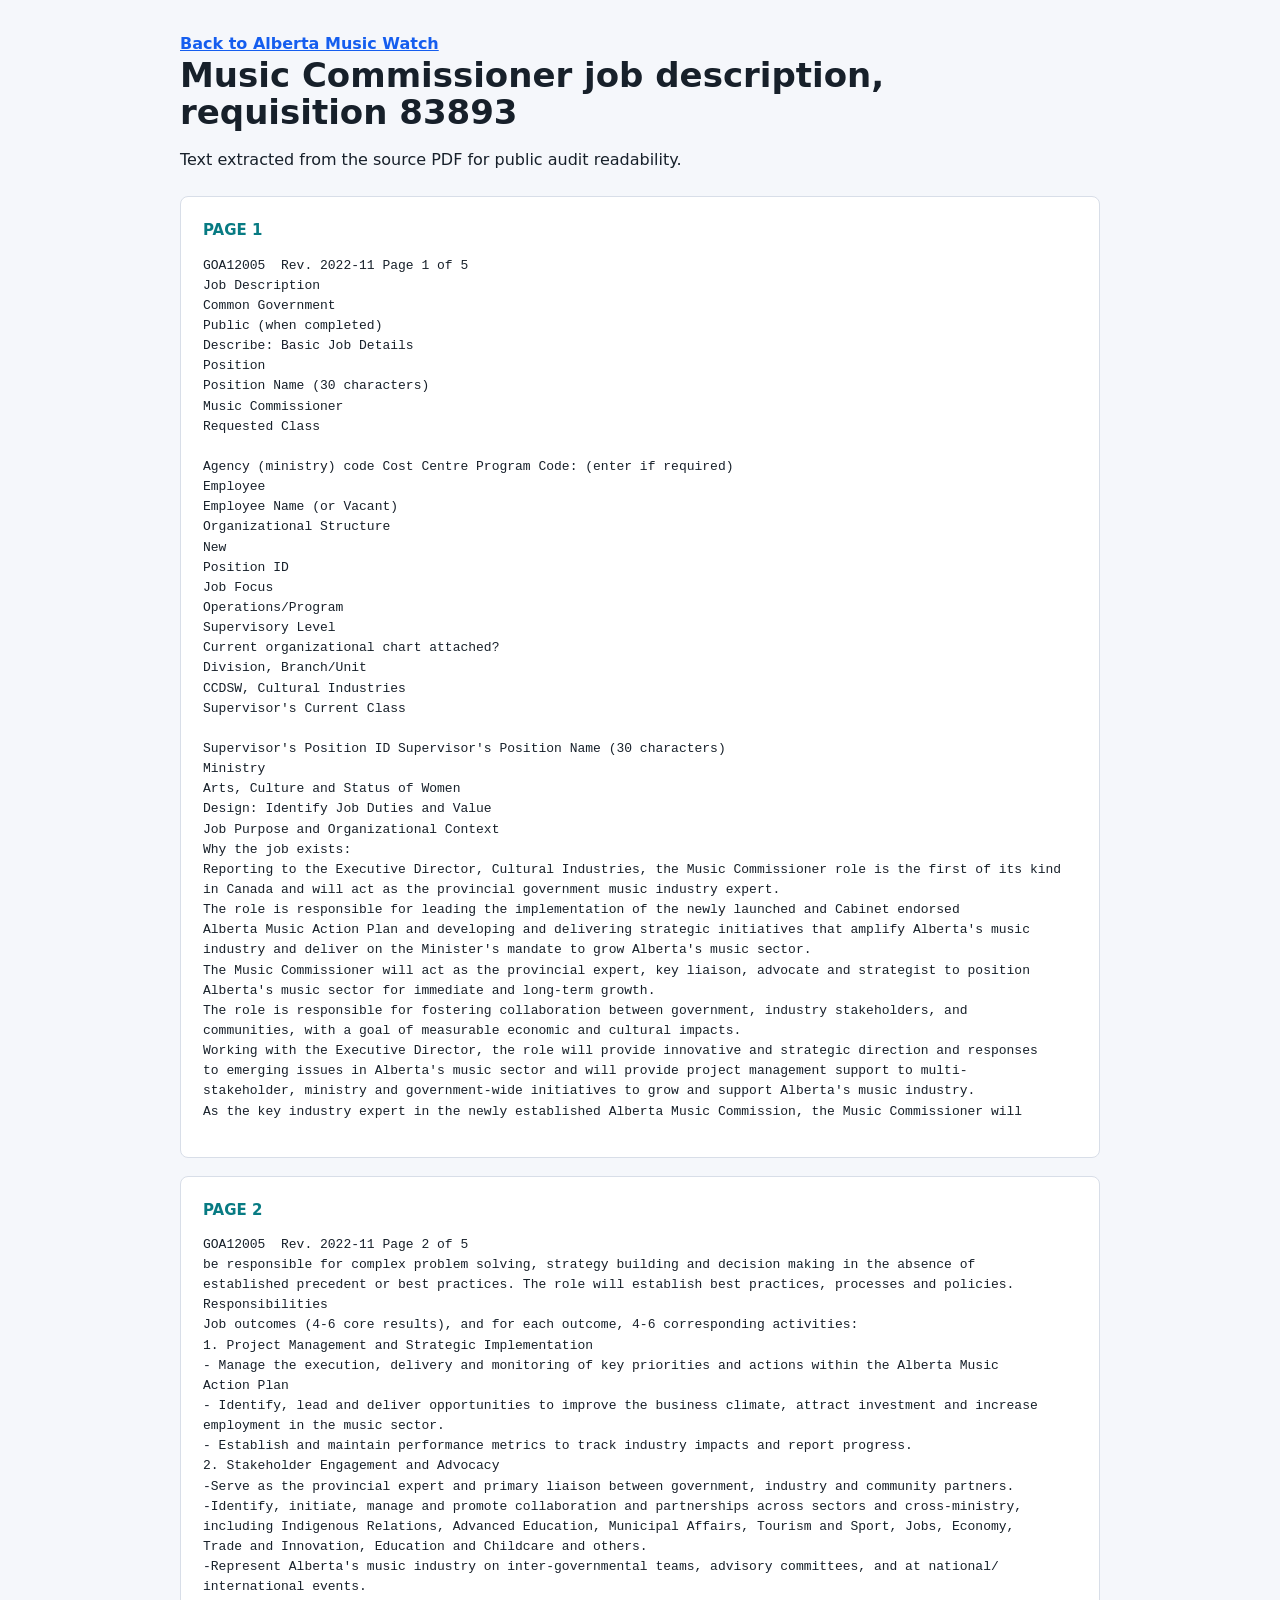
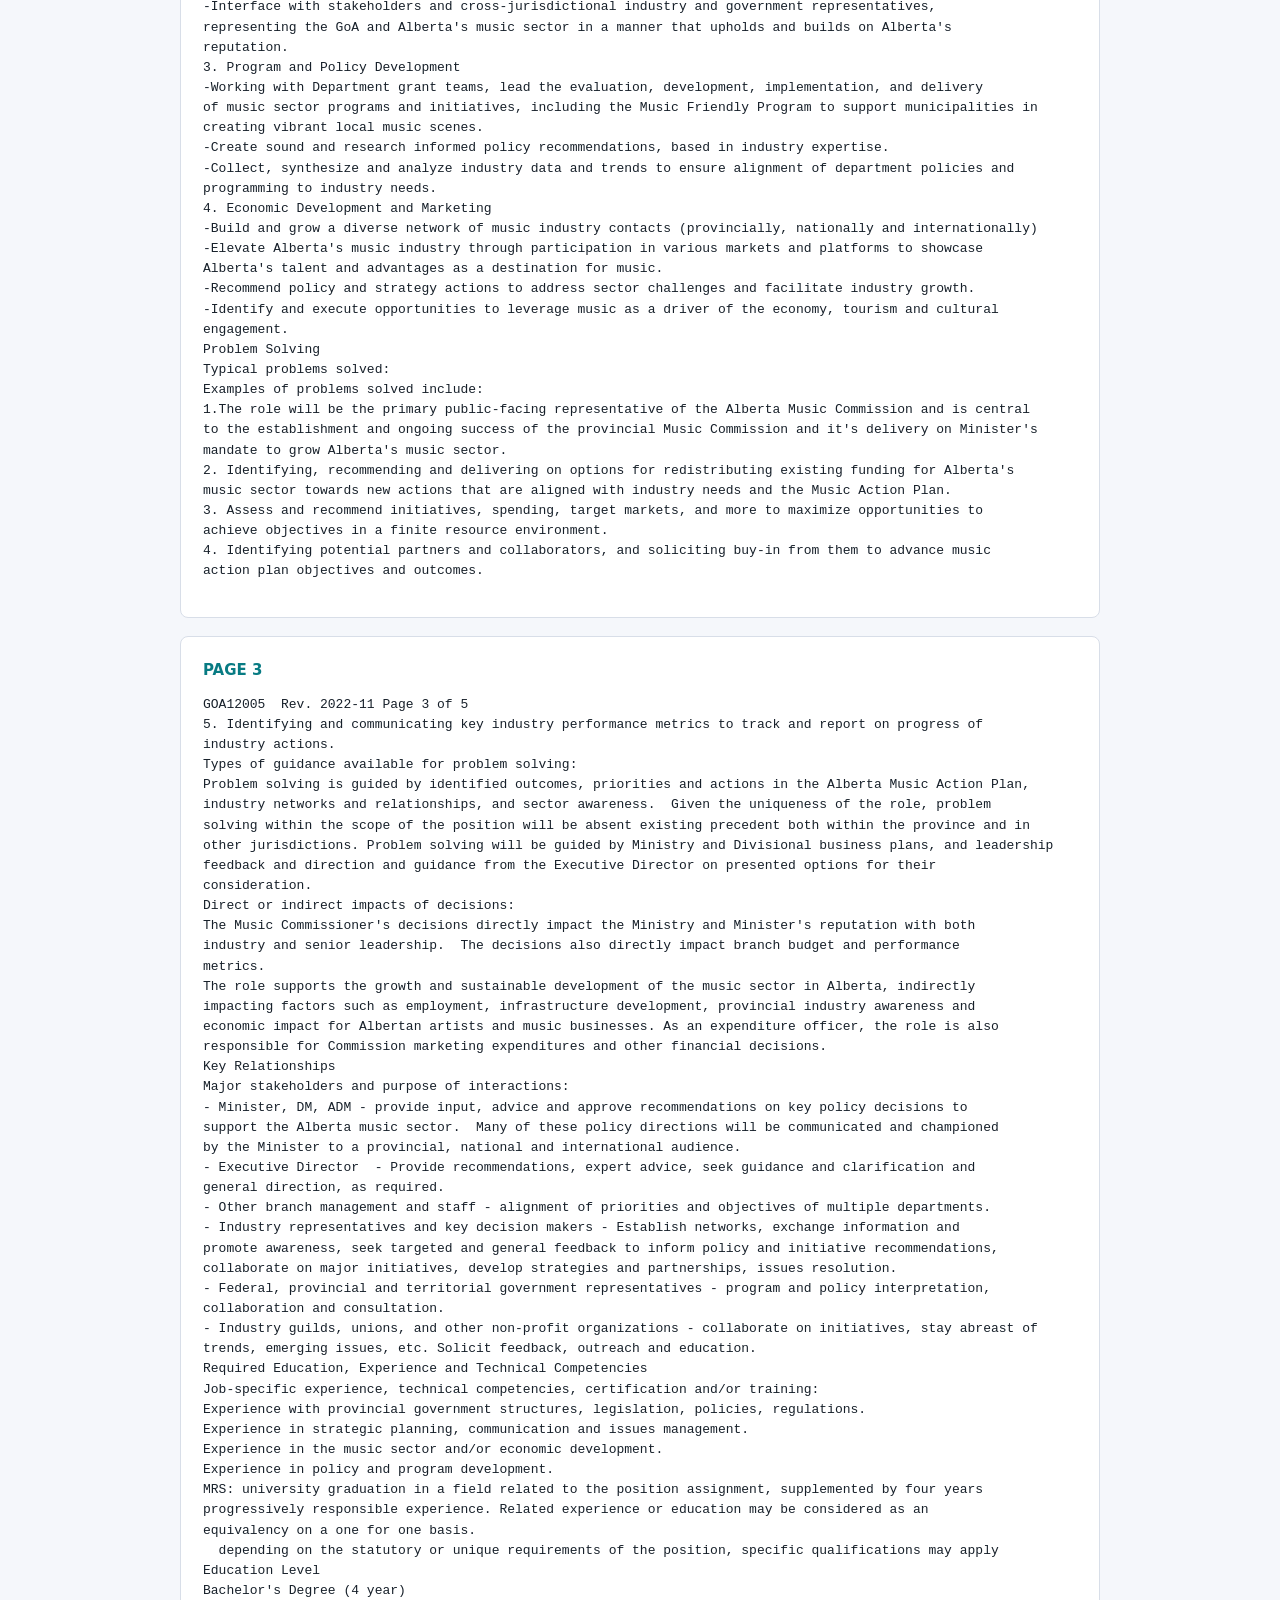
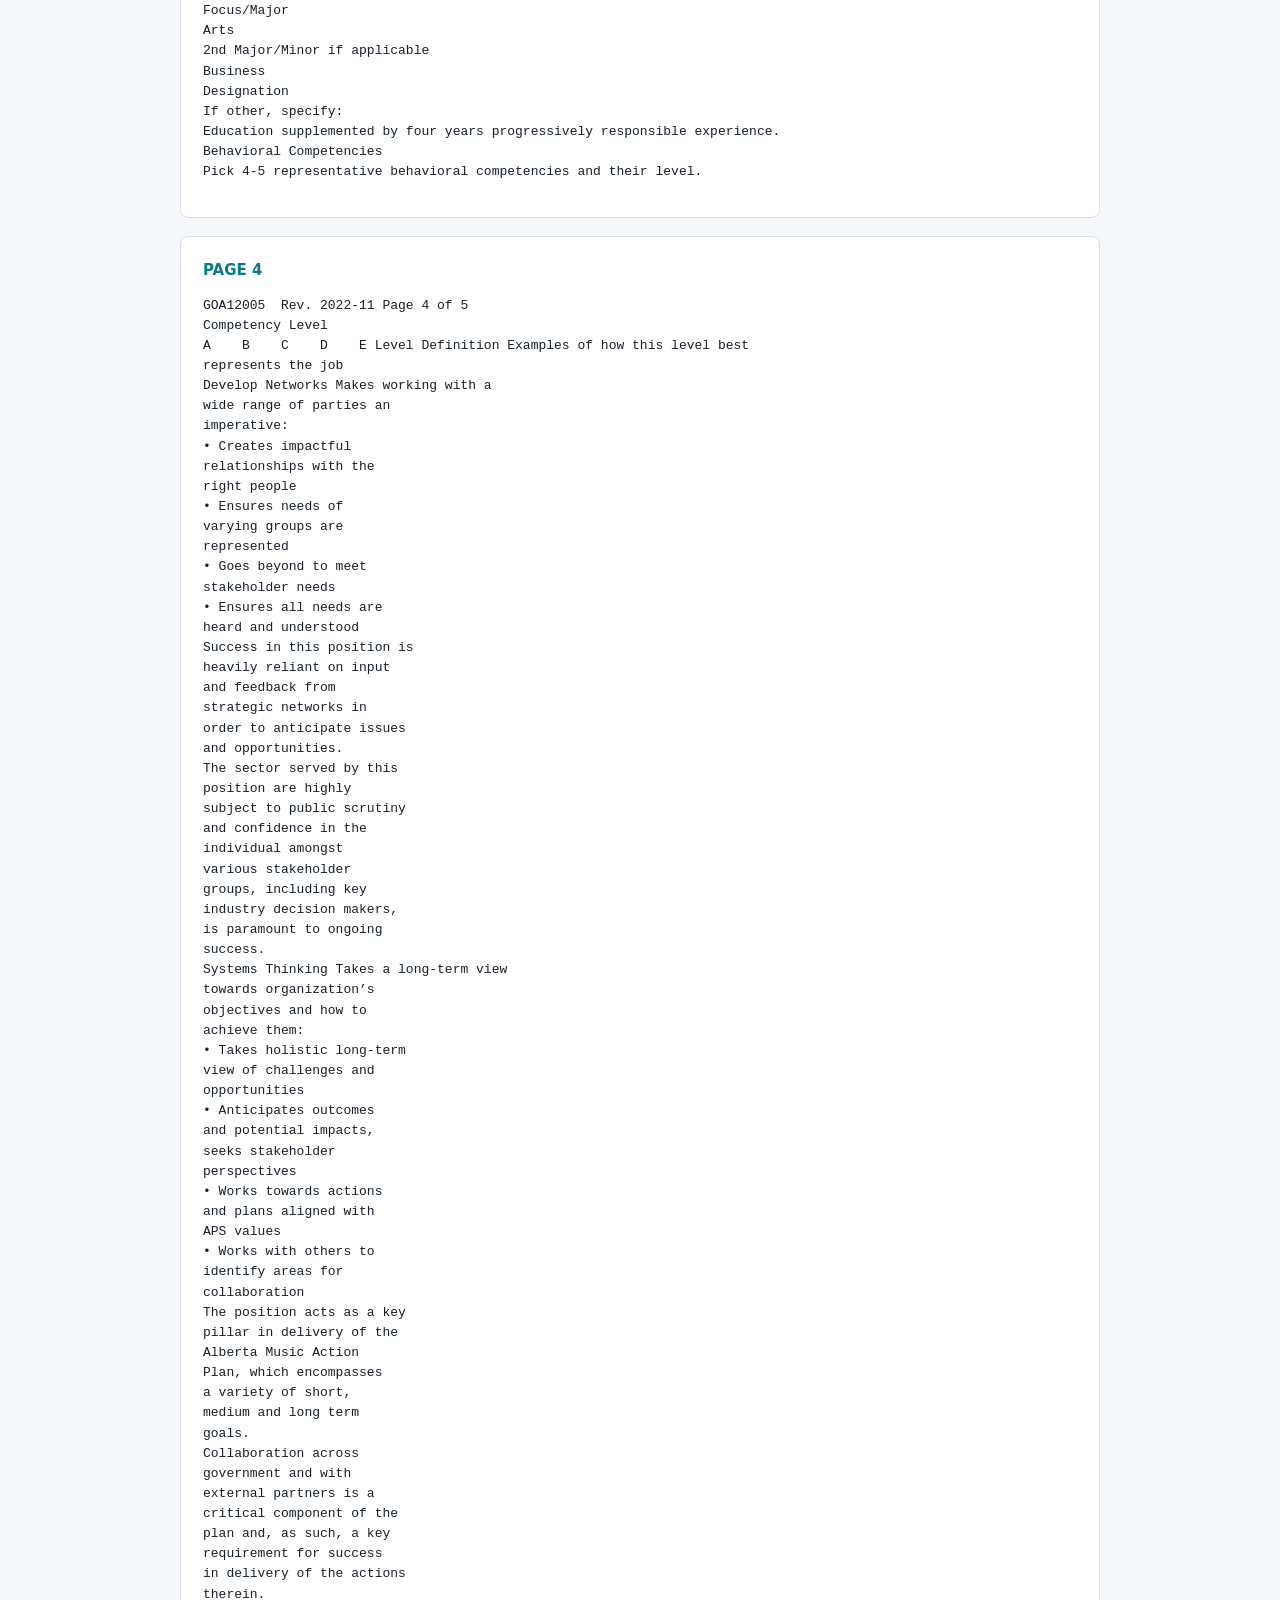
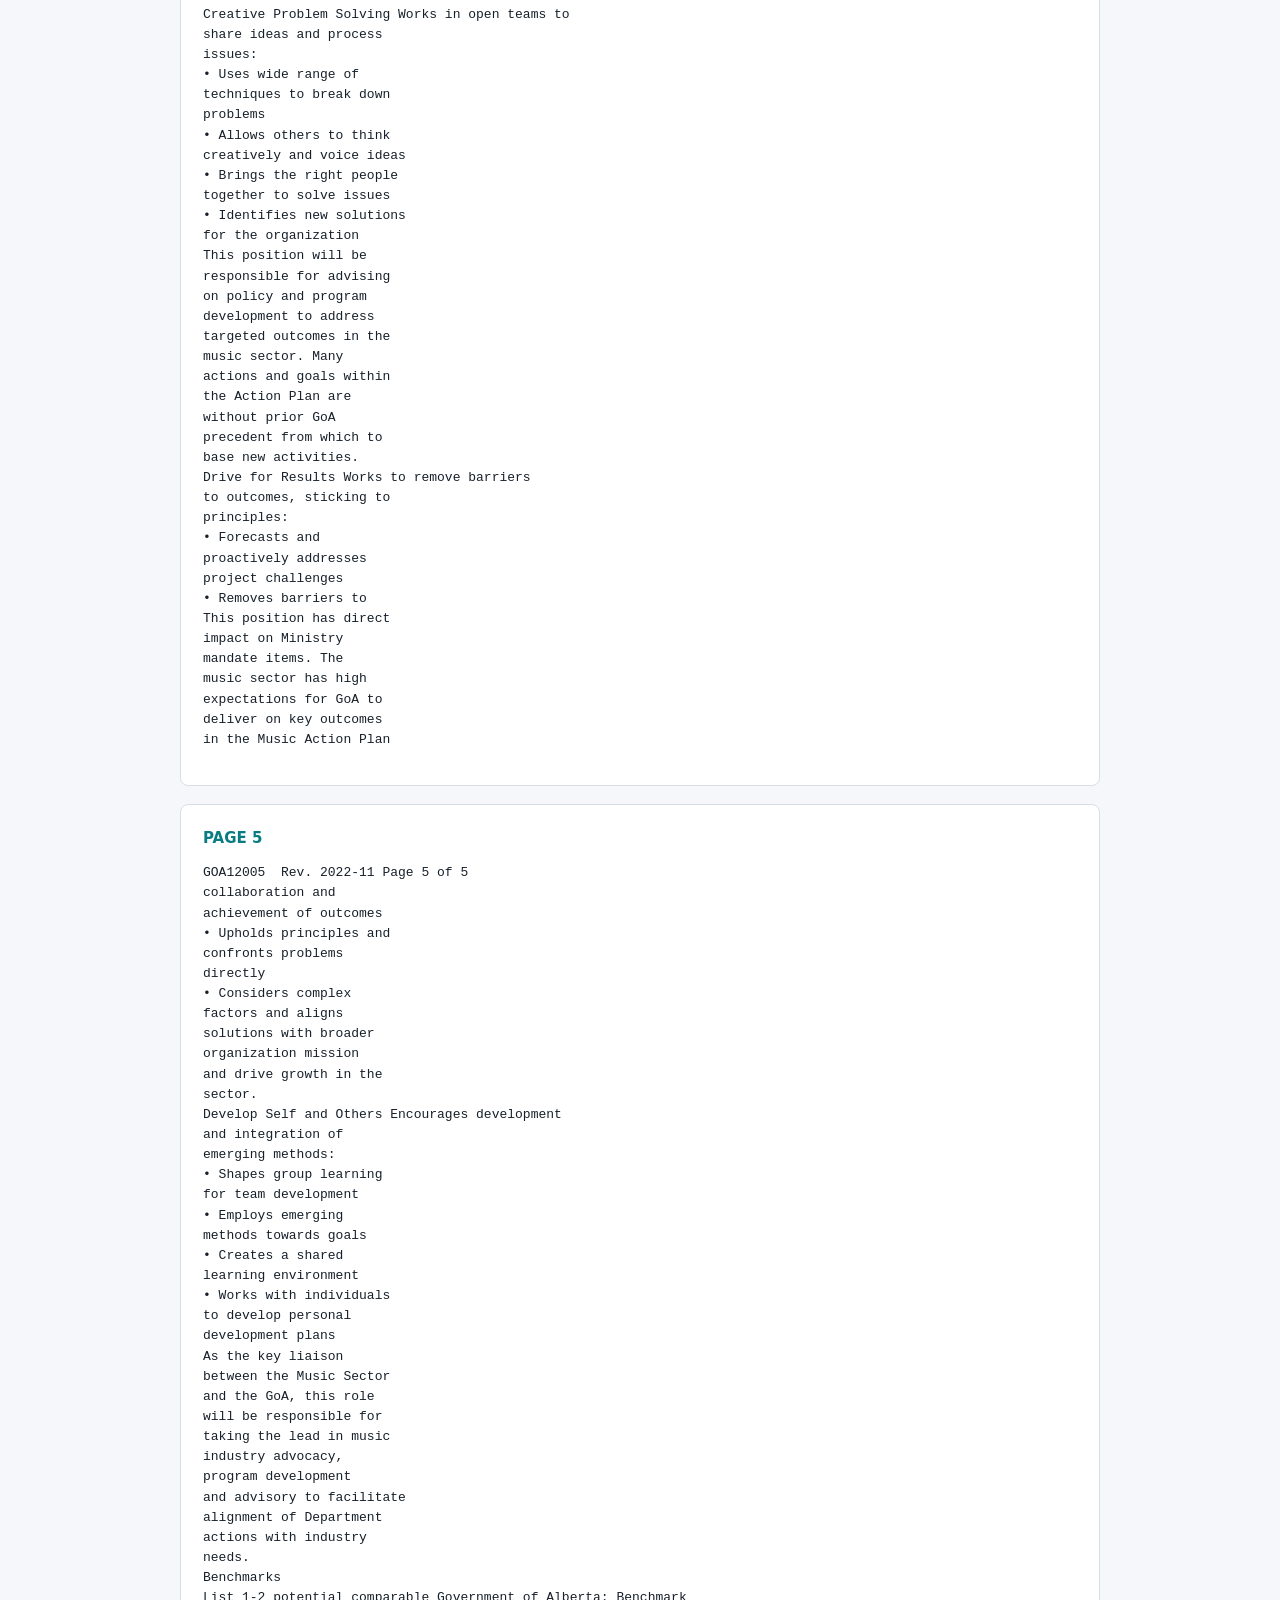
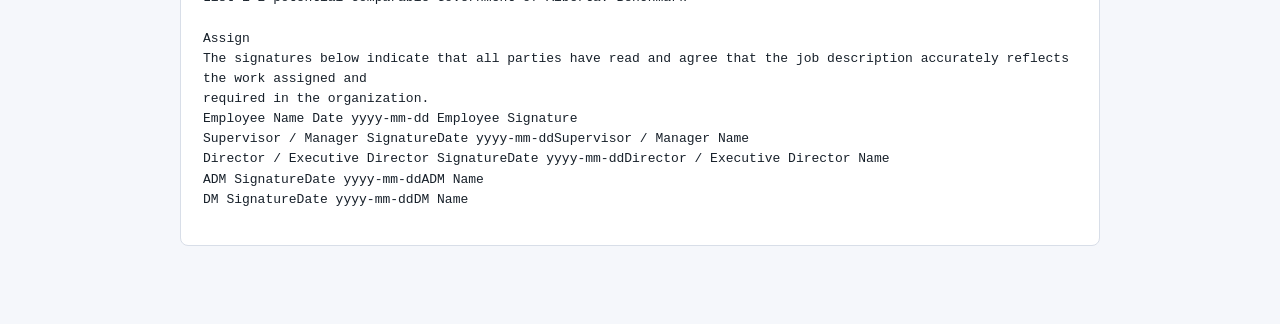
<file: sources/83893-music-commissioner-job-description.html>
<!doctype html>
<html lang="en">
  <head>
    <meta charset="utf-8">
    <meta name="viewport" content="width=device-width, initial-scale=1">
    <title>Music Commissioner job description, requisition 83893</title>
    <style>
      body { margin: 0; font-family: ui-sans-serif, system-ui, -apple-system, BlinkMacSystemFont, "Segoe UI", sans-serif; background: #f5f7fb; color: #17202a; line-height: 1.55; }
      main { max-width: 920px; margin: 0 auto; padding: 32px 18px 60px; }
      a { color: #155eef; font-weight: 800; }
      header { margin-bottom: 24px; }
      h1 { font-size: 34px; line-height: 1.1; margin: 0 0 10px; }
      .page { background: #fff; border: 1px solid #d8dee8; border-radius: 8px; padding: 22px; margin: 18px 0; }
      h2 { margin: 0 0 12px; font-size: 15px; color: #087b83; text-transform: uppercase; }
      pre { white-space: pre-wrap; word-wrap: break-word; font-family: ui-monospace, SFMono-Regular, Menlo, Monaco, Consolas, "Liberation Mono", monospace; font-size: 13px; }
    </style>
  </head>
  <body>
    <main>
      <header>
        <a href="../index.html">Back to Alberta Music Watch</a>
        <h1>Music Commissioner job description, requisition 83893</h1>
        <p>Text extracted from the source PDF for public audit readability.</p>
      </header>
      <section class="page"><h2>Page 1</h2><pre>GOA12005  Rev. 2022-11 Page 1 of 5
Job Description
Common Government
Public (when completed)
Describe: Basic Job Details
Position
Position Name (30 characters)
Music Commissioner
Requested Class
  
Agency (ministry) code Cost Centre Program Code: (enter if required)
Employee
Employee Name (or Vacant)
Organizational Structure
New
Position ID
Job Focus
Operations/Program
Supervisory Level
Current organizational chart attached?
Division, Branch/Unit
CCDSW, Cultural Industries
Supervisor&#x27;s Current Class
  
Supervisor&#x27;s Position ID Supervisor&#x27;s Position Name (30 characters)
Ministry
Arts, Culture and Status of Women
Design: Identify Job Duties and Value
Job Purpose and Organizational Context
Why the job exists:
Reporting to the Executive Director, Cultural Industries, the Music Commissioner role is the first of its kind 
in Canada and will act as the provincial government music industry expert.  
The role is responsible for leading the implementation of the newly launched and Cabinet endorsed 
Alberta Music Action Plan and developing and delivering strategic initiatives that amplify Alberta&#x27;s music 
industry and deliver on the Minister&#x27;s mandate to grow Alberta&#x27;s music sector.  
The Music Commissioner will act as the provincial expert, key liaison, advocate and strategist to position 
Alberta&#x27;s music sector for immediate and long-term growth.  
The role is responsible for fostering collaboration between government, industry stakeholders, and 
communities, with a goal of measurable economic and cultural impacts. 
Working with the Executive Director, the role will provide innovative and strategic direction and responses 
to emerging issues in Alberta&#x27;s music sector and will provide project management support to multi-
stakeholder, ministry and government-wide initiatives to grow and support Alberta&#x27;s music industry. 
As the key industry expert in the newly established Alberta Music Commission, the Music Commissioner will </pre></section><section class="page"><h2>Page 2</h2><pre>GOA12005  Rev. 2022-11 Page 2 of 5
be responsible for complex problem solving, strategy building and decision making in the absence of 
established precedent or best practices. The role will establish best practices, processes and policies. 
Responsibilities
Job outcomes (4-6 core results), and for each outcome, 4-6 corresponding activities:
1. Project Management and Strategic Implementation
- Manage the execution, delivery and monitoring of key priorities and actions within the Alberta Music
Action Plan
- Identify, lead and deliver opportunities to improve the business climate, attract investment and increase
employment in the music sector.
- Establish and maintain performance metrics to track industry impacts and report progress.
2. Stakeholder Engagement and Advocacy
-Serve as the provincial expert and primary liaison between government, industry and community partners.
-Identify, initiate, manage and promote collaboration and partnerships across sectors and cross-ministry,
including Indigenous Relations, Advanced Education, Municipal Affairs, Tourism and Sport, Jobs, Economy,
Trade and Innovation, Education and Childcare and others.
-Represent Alberta&#x27;s music industry on inter-governmental teams, advisory committees, and at national/
international events.
-Interface with stakeholders and cross-jurisdictional industry and government representatives,
representing the GoA and Alberta&#x27;s music sector in a manner that upholds and builds on Alberta&#x27;s
reputation.
3. Program and Policy Development
-Working with Department grant teams, lead the evaluation, development, implementation, and delivery
of music sector programs and initiatives, including the Music Friendly Program to support municipalities in
creating vibrant local music scenes.
-Create sound and research informed policy recommendations, based in industry expertise.
-Collect, synthesize and analyze industry data and trends to ensure alignment of department policies and
programming to industry needs.
4. Economic Development and Marketing
-Build and grow a diverse network of music industry contacts (provincially, nationally and internationally)
-Elevate Alberta&#x27;s music industry through participation in various markets and platforms to showcase
Alberta&#x27;s talent and advantages as a destination for music.
-Recommend policy and strategy actions to address sector challenges and facilitate industry growth.
-Identify and execute opportunities to leverage music as a driver of the economy, tourism and cultural
engagement.
Problem Solving
Typical problems solved:
Examples of problems solved include: 
1.The role will be the primary public-facing representative of the Alberta Music Commission and is central
to the establishment and ongoing success of the provincial Music Commission and it&#x27;s delivery on Minister&#x27;s
mandate to grow Alberta&#x27;s music sector.
2. Identifying, recommending and delivering on options for redistributing existing funding for Alberta&#x27;s
music sector towards new actions that are aligned with industry needs and the Music Action Plan.
3. Assess and recommend initiatives, spending, target markets, and more to maximize opportunities to
achieve objectives in a finite resource environment.
4. Identifying potential partners and collaborators, and soliciting buy-in from them to advance music
action plan objectives and outcomes.</pre></section><section class="page"><h2>Page 3</h2><pre>GOA12005  Rev. 2022-11 Page 3 of 5
5. Identifying and communicating key industry performance metrics to track and report on progress of
industry actions.
Types of guidance available for problem solving:
Problem solving is guided by identified outcomes, priorities and actions in the Alberta Music Action Plan, 
industry networks and relationships, and sector awareness.  Given the uniqueness of the role, problem 
solving within the scope of the position will be absent existing precedent both within the province and in 
other jurisdictions. Problem solving will be guided by Ministry and Divisional business plans, and leadership 
feedback and direction and guidance from the Executive Director on presented options for their 
consideration. 
Direct or indirect impacts of decisions:
The Music Commissioner&#x27;s decisions directly impact the Ministry and Minister&#x27;s reputation with both 
industry and senior leadership.  The decisions also directly impact branch budget and performance 
metrics.  
The role supports the growth and sustainable development of the music sector in Alberta, indirectly 
impacting factors such as employment, infrastructure development, provincial industry awareness and 
economic impact for Albertan artists and music businesses. As an expenditure officer, the role is also 
responsible for Commission marketing expenditures and other financial decisions. 
Key Relationships
Major stakeholders and purpose of interactions:
- Minister, DM, ADM - provide input, advice and approve recommendations on key policy decisions to
support the Alberta music sector.  Many of these policy directions will be communicated and championed
by the Minister to a provincial, national and international audience.
- Executive Director  - Provide recommendations, expert advice, seek guidance and clarification and
general direction, as required.
- Other branch management and staff - alignment of priorities and objectives of multiple departments.
- Industry representatives and key decision makers - Establish networks, exchange information and
promote awareness, seek targeted and general feedback to inform policy and initiative recommendations,
collaborate on major initiatives, develop strategies and partnerships, issues resolution.
- Federal, provincial and territorial government representatives - program and policy interpretation,
collaboration and consultation.
- Industry guilds, unions, and other non-profit organizations - collaborate on initiatives, stay abreast of
trends, emerging issues, etc. Solicit feedback, outreach and education.
Required Education, Experience and Technical Competencies
Job-specific experience, technical competencies, certification and/or training:
Experience with provincial government structures, legislation, policies, regulations. 
Experience in strategic planning, communication and issues management. 
Experience in the music sector and/or economic development. 
Experience in policy and program development. 
MRS: university graduation in a field related to the position assignment, supplemented by four years 
progressively responsible experience. Related experience or education may be considered as an 
equivalency on a one for one basis. 
  depending on the statutory or unique requirements of the position, specific qualifications may apply
Education Level
Bachelor&#x27;s Degree (4 year)
Focus/Major
Arts
2nd Major/Minor if applicable
Business
Designation
If other, specify:
Education supplemented by four years progressively responsible experience.
Behavioral Competencies
Pick 4-5 representative behavioral competencies and their level.</pre></section><section class="page"><h2>Page 4</h2><pre>GOA12005  Rev. 2022-11 Page 4 of 5
Competency Level 
A    B    C    D    E Level Definition Examples of how this level best 
represents the job
Develop Networks Makes working with a 
wide range of parties an 
imperative: 
• Creates impactful
relationships with the
right people
• Ensures needs of
varying groups are
represented
• Goes beyond to meet
stakeholder needs
• Ensures all needs are
heard and understood
Success in this position is 
heavily reliant on input 
and feedback from 
strategic networks in 
order to anticipate issues 
and opportunities. 
The sector served by this 
position are highly 
subject to public scrutiny 
and confidence in the 
individual amongst 
various stakeholder 
groups, including key 
industry decision makers, 
is paramount to ongoing 
success.
Systems Thinking Takes a long-term view 
towards organization’s 
objectives and how to 
achieve them: 
• Takes holistic long-term 
view of challenges and
opportunities
• Anticipates outcomes
and potential impacts,
seeks stakeholder
perspectives
• Works towards actions
and plans aligned with
APS values
• Works with others to
identify areas for
collaboration
The position acts as a key 
pillar in delivery of the 
Alberta Music Action 
Plan, which encompasses 
a variety of short, 
medium and long term 
goals.  
Collaboration across 
government and with 
external partners is a 
critical component of the 
plan and, as such, a key 
requirement for success 
in delivery of the actions 
therein.
Creative Problem Solving Works in open teams to 
share ideas and process 
issues: 
• Uses wide range of
techniques to break down
problems
• Allows others to think
creatively and voice ideas 
• Brings the right people
together to solve issues
• Identifies new solutions
for the organization
This position will be 
responsible for advising 
on policy and program 
development to address 
targeted outcomes in the 
music sector. Many 
actions and goals within 
the Action Plan are 
without prior GoA 
precedent from which to 
base new activities. 
Drive for Results Works to remove barriers 
to outcomes, sticking to 
principles: 
• Forecasts and
proactively addresses
project challenges
• Removes barriers to
This position has direct 
impact on Ministry 
mandate items. The 
music sector has high 
expectations for GoA to 
deliver on key outcomes 
in the Music Action Plan  </pre></section><section class="page"><h2>Page 5</h2><pre>GOA12005  Rev. 2022-11 Page 5 of 5
collaboration and 
achievement of outcomes 
• Upholds principles and
confronts problems
directly
• Considers complex
factors and aligns
solutions with broader
organization mission
and drive growth in the 
sector. 
Develop Self and Others Encourages development 
and integration of 
emerging methods: 
• Shapes group learning
for team development
• Employs emerging
methods towards goals
• Creates a shared
learning environment
• Works with individuals
to develop personal
development plans
As the key liaison 
between the Music Sector 
and the GoA, this role 
will be responsible for 
taking the lead in music 
industry advocacy, 
program development 
and advisory to facilitate 
alignment of Department 
actions with industry 
needs. 
Benchmarks
List 1-2 potential comparable Government of Alberta: Benchmark
 
Assign
The signatures below indicate that all parties have read and agree that the job description accurately reflects the work assigned and 
required in the organization.
Employee Name Date yyyy-mm-dd Employee Signature
Supervisor / Manager SignatureDate yyyy-mm-ddSupervisor / Manager Name
Director / Executive Director SignatureDate yyyy-mm-ddDirector / Executive Director Name
ADM SignatureDate yyyy-mm-ddADM Name
DM SignatureDate yyyy-mm-ddDM Name</pre></section>
    </main>
  </body>
</html>
</file>
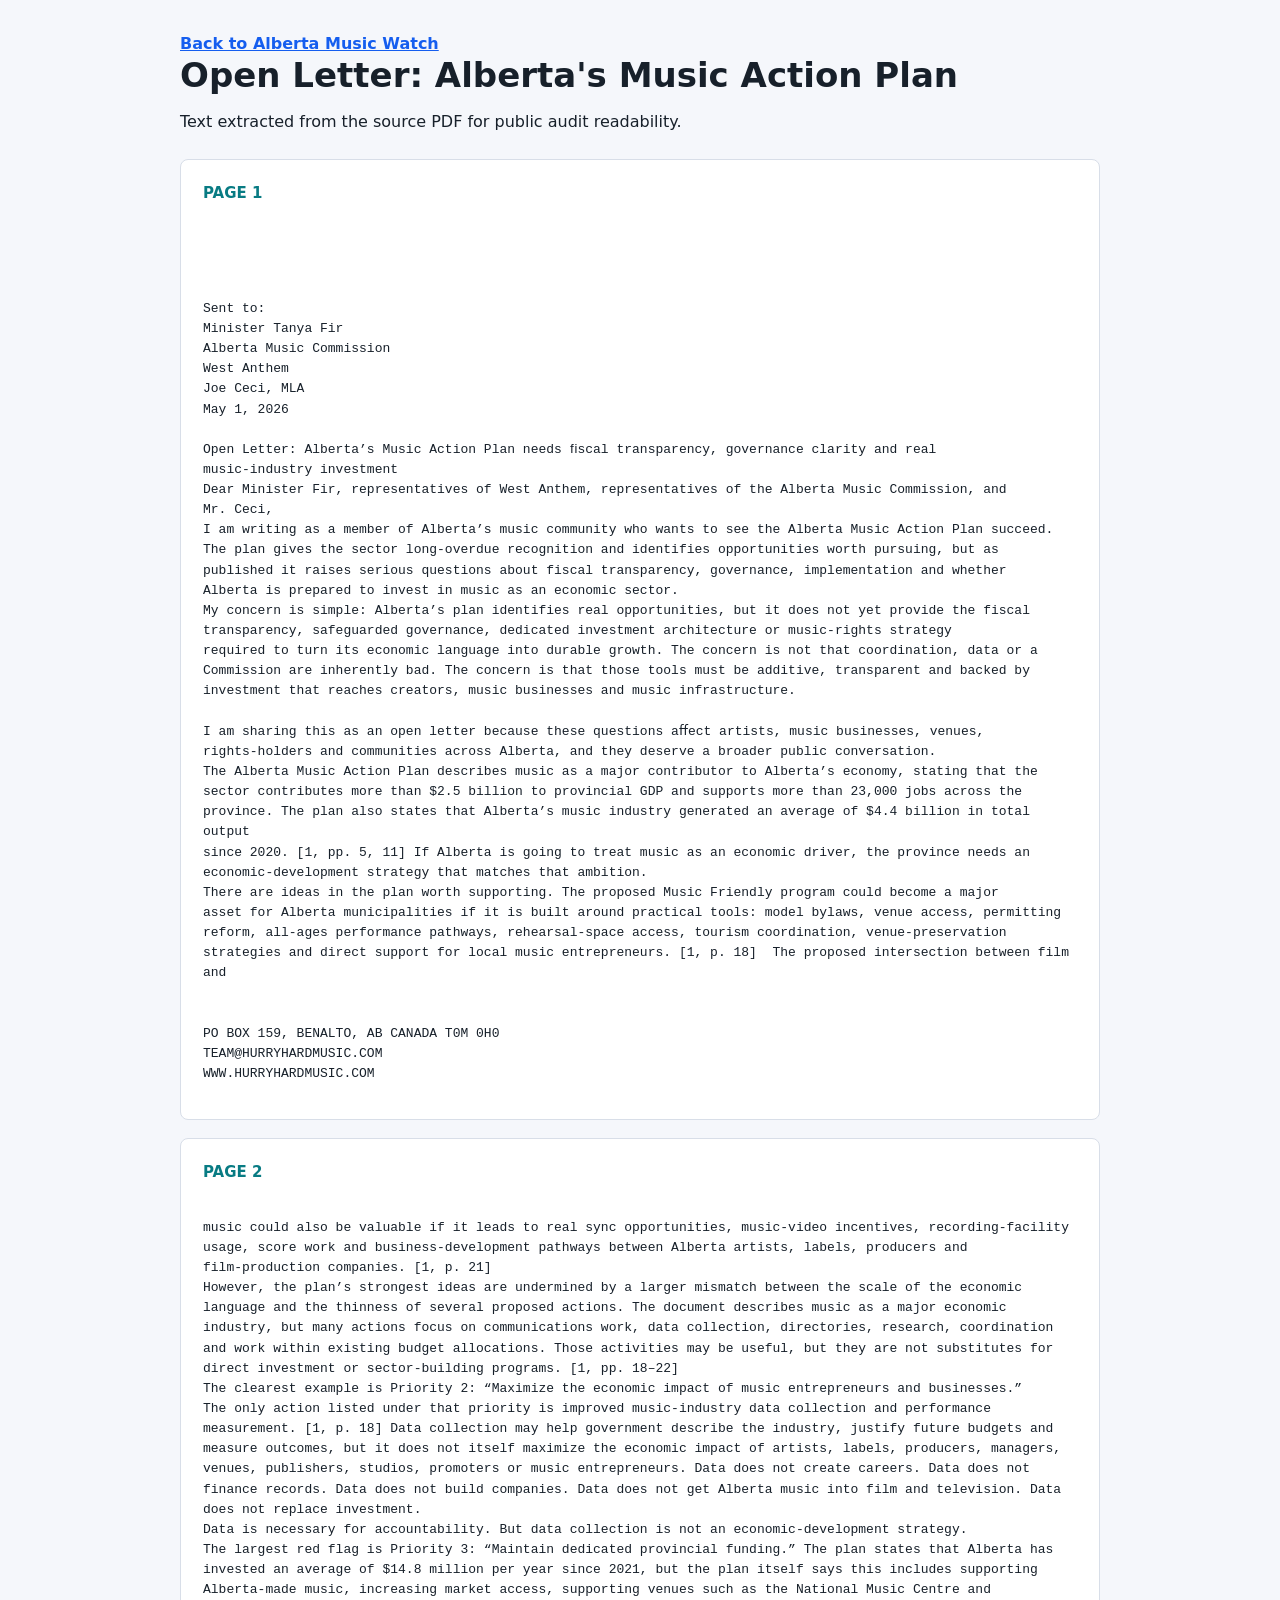
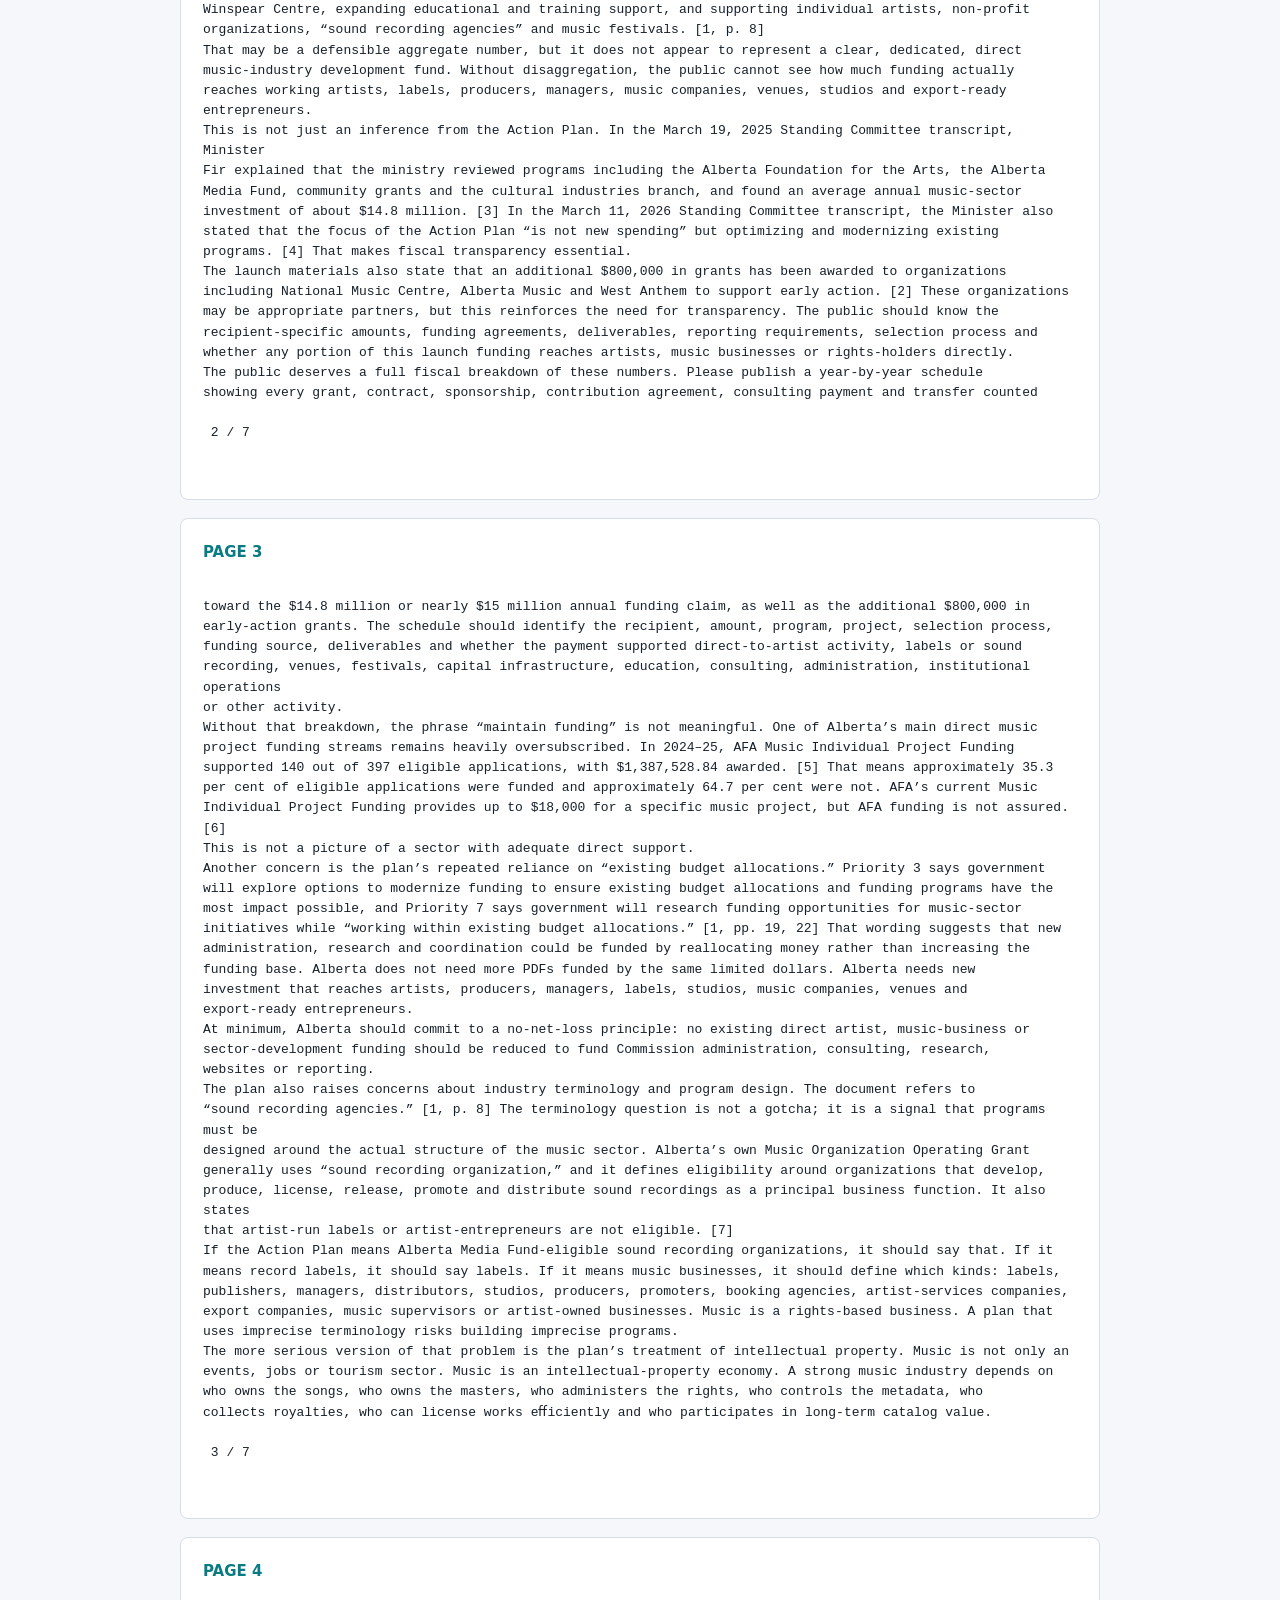
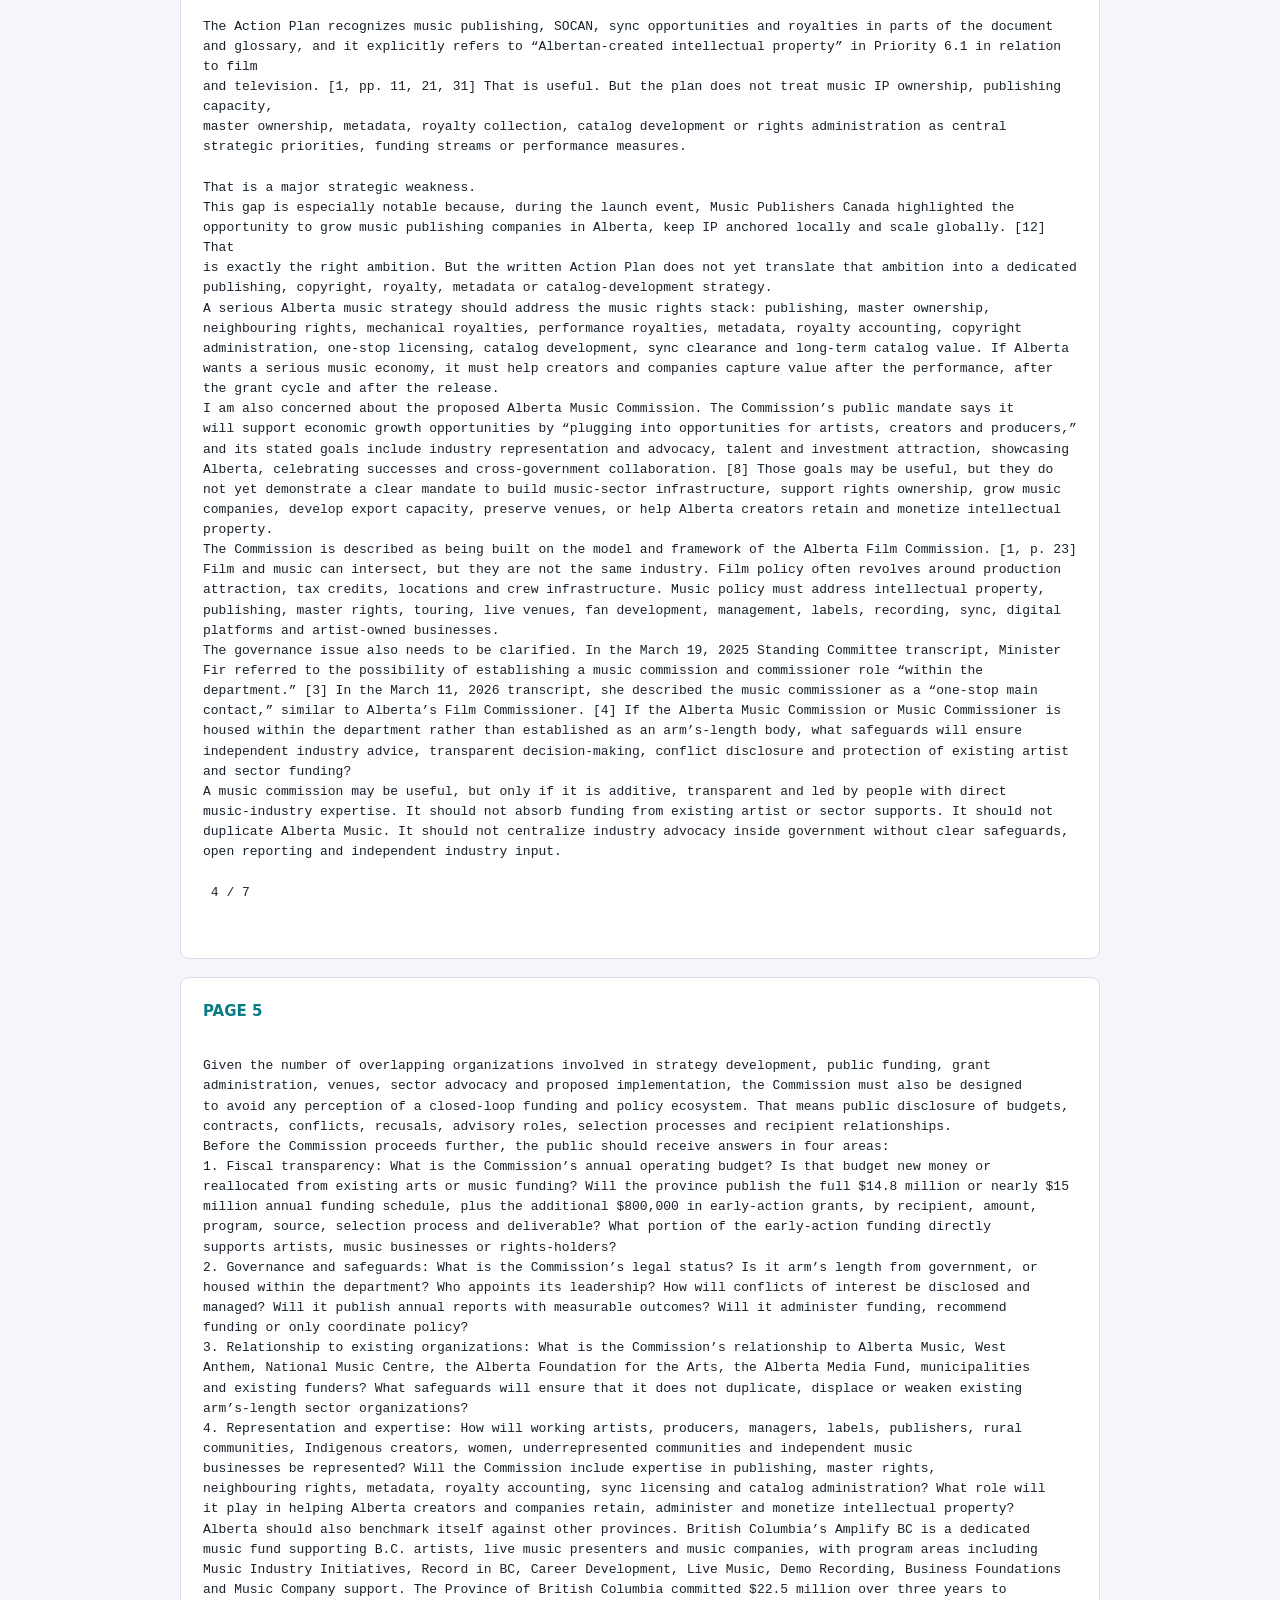
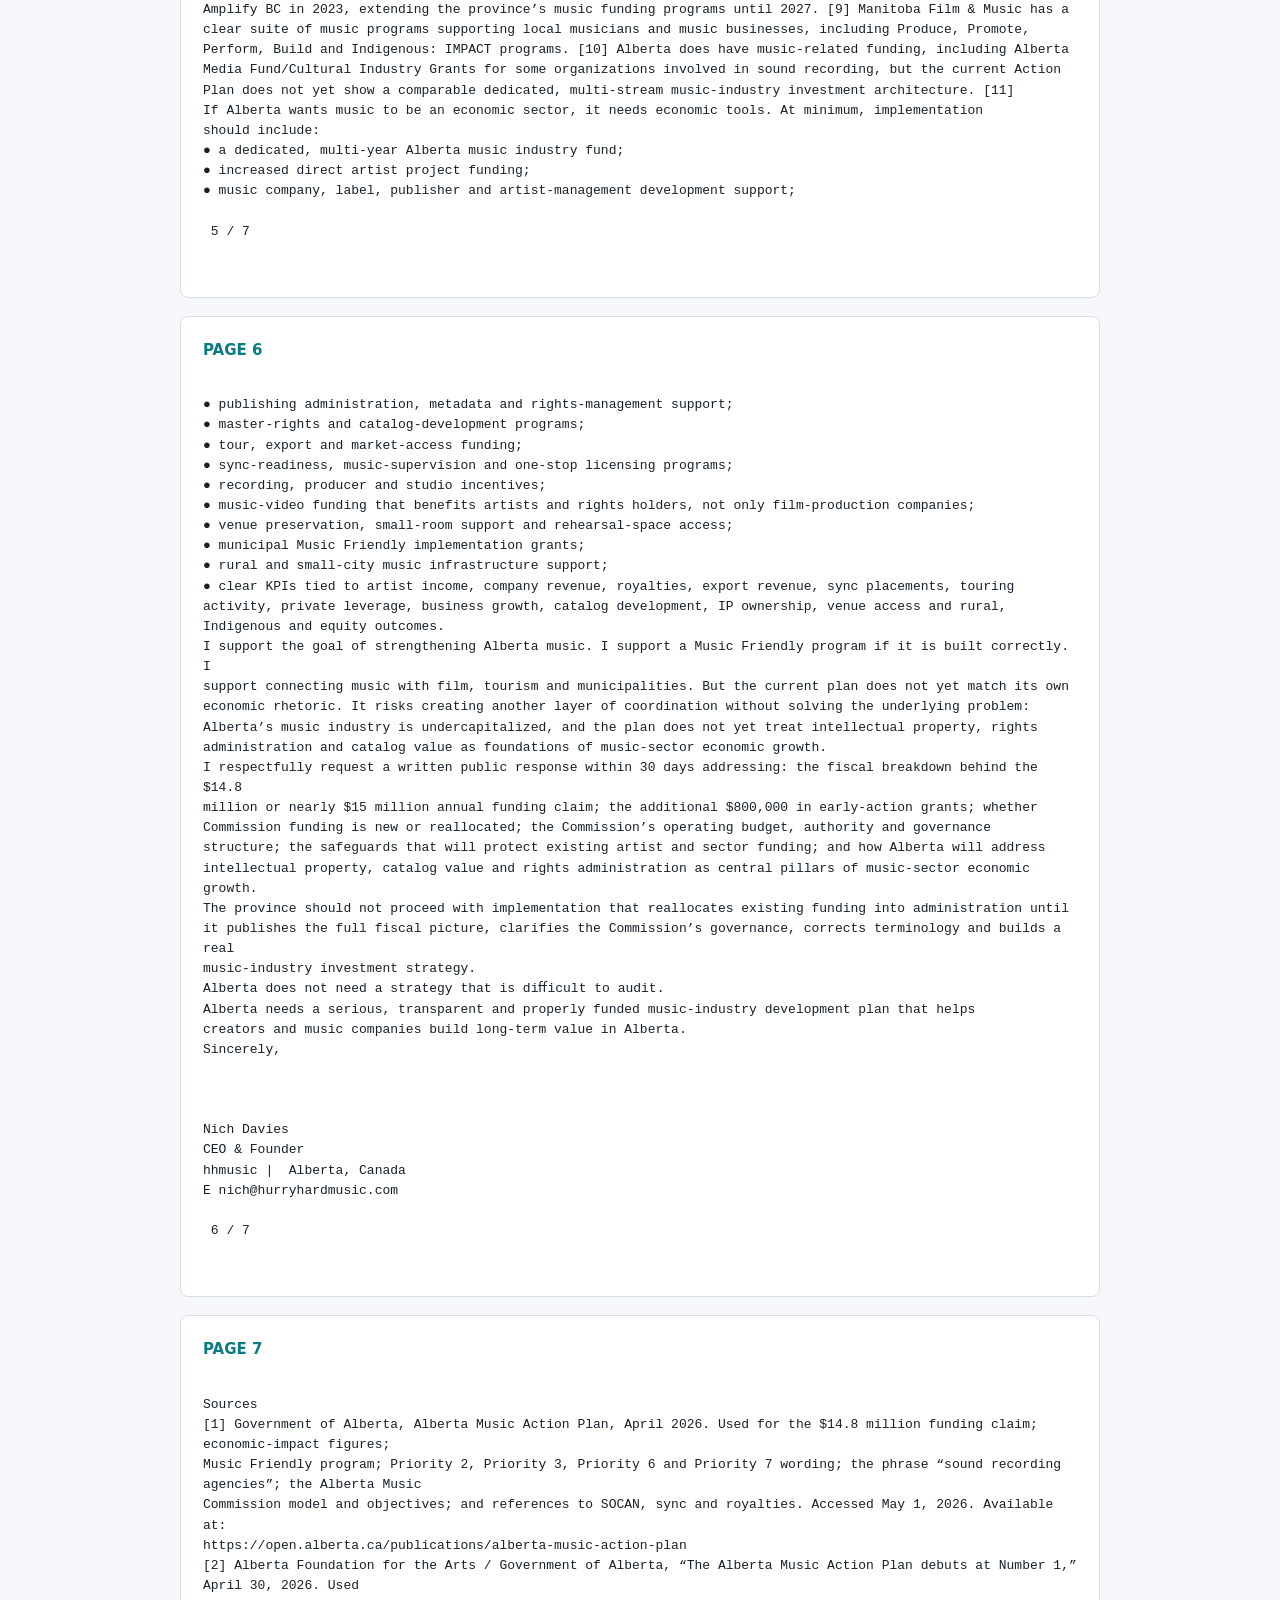
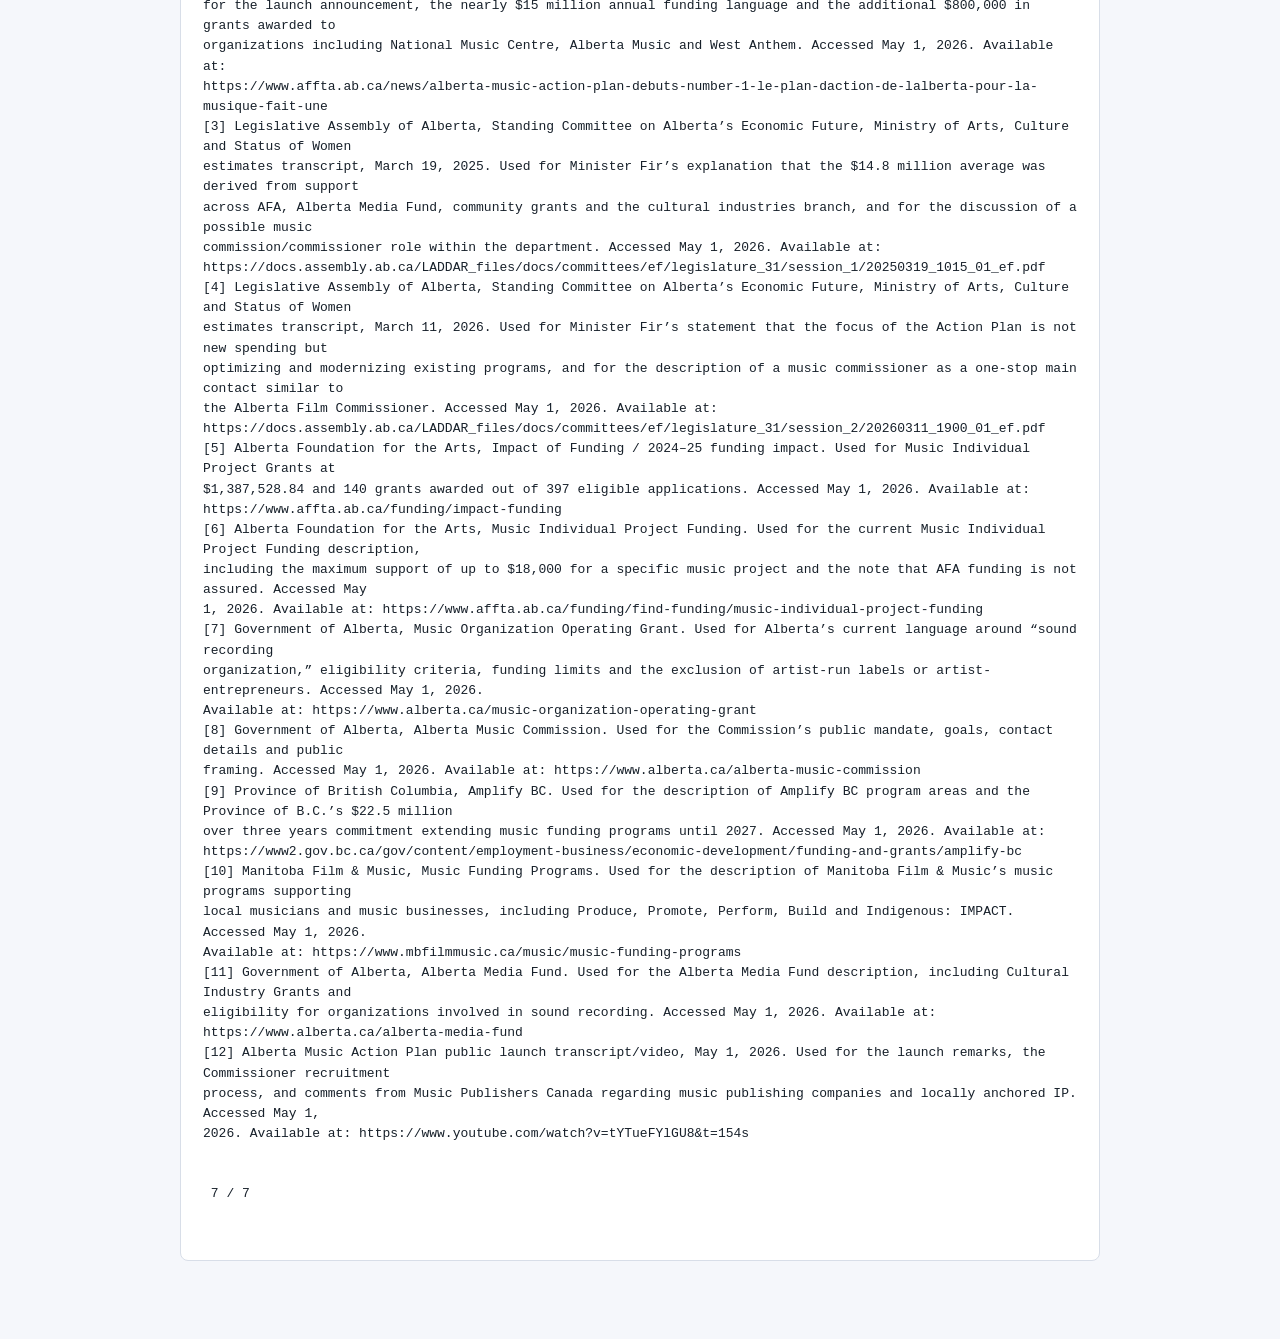
<file: sources/open-letter-alberta-music-action-plan-nich-davies.html>
<!doctype html>
<html lang="en">
  <head>
    <meta charset="utf-8">
    <meta name="viewport" content="width=device-width, initial-scale=1">
    <title>Open Letter: Alberta&#x27;s Music Action Plan</title>
    <style>
      body { margin: 0; font-family: ui-sans-serif, system-ui, -apple-system, BlinkMacSystemFont, "Segoe UI", sans-serif; background: #f5f7fb; color: #17202a; line-height: 1.55; }
      main { max-width: 920px; margin: 0 auto; padding: 32px 18px 60px; }
      a { color: #155eef; font-weight: 800; }
      header { margin-bottom: 24px; }
      h1 { font-size: 34px; line-height: 1.1; margin: 0 0 10px; }
      .page { background: #fff; border: 1px solid #d8dee8; border-radius: 8px; padding: 22px; margin: 18px 0; }
      h2 { margin: 0 0 12px; font-size: 15px; color: #087b83; text-transform: uppercase; }
      pre { white-space: pre-wrap; word-wrap: break-word; font-family: ui-monospace, SFMono-Regular, Menlo, Monaco, Consolas, "Liberation Mono", monospace; font-size: 13px; }
    </style>
  </head>
  <body>
    <main>
      <header>
        <a href="../index.html">Back to Alberta Music Watch</a>
        <h1>Open Letter: Alberta&#x27;s Music Action Plan</h1>
        <p>Text extracted from the source PDF for public audit readability.</p>
      </header>
      <section class="page"><h2>Page 1</h2><pre> 
 
 
 
Sent to: 
Minister Tanya Fir 
Alberta Music Commission 
West Anthem 
Joe Ceci, MLA 
May 1, 2026 
 
Open Letter: Alberta’s Music Action Plan needs ﬁscal transparency, governance clarity and real 
music-industry investment 
Dear Minister Fir, representatives of West Anthem, representatives of the Alberta Music Commission, and  
Mr. Ceci, 
I am writing as a member of Alberta’s music community who wants to see the Alberta Music Action Plan succeed. 
The plan gives the sector long-overdue recognition and identifies opportunities worth pursuing, but as 
published it raises serious questions about fiscal transparency, governance, implementation and whether 
Alberta is prepared to invest in music as an economic sector. 
My concern is simple: Alberta’s plan identifies real opportunities, but it does not yet provide the fiscal 
transparency, safeguarded governance, dedicated investment architecture or music-rights strategy 
required to turn its economic language into durable growth. The concern is not that coordination, data or a 
Commission are inherently bad. The concern is that those tools must be additive, transparent and backed by 
investment that reaches creators, music businesses and music infrastructure.  
 
I am sharing this as an open letter because these questions aﬀect artists, music businesses, venues, 
rights-holders and communities across Alberta, and they deserve a broader public conversation. 
The Alberta Music Action Plan describes music as a major contributor to Alberta’s economy, stating that the 
sector contributes more than $2.5 billion to provincial GDP and supports more than 23,000 jobs across the 
province. The plan also states that Alberta’s music industry generated an average of $4.4 billion in total output 
since 2020. [1, pp. 5, 11] If Alberta is going to treat music as an economic driver, the province needs an 
economic-development strategy that matches that ambition. 
There are ideas in the plan worth supporting. The proposed Music Friendly program could become a major 
asset for Alberta municipalities if it is built around practical tools: model bylaws, venue access, permitting 
reform, all-ages performance pathways, rehearsal-space access, tourism coordination, venue-preservation 
strategies and direct support for local music entrepreneurs. [1, p. 18]  The proposed intersection between film and 
 
 
PO BOX 159, BENALTO, AB CANADA T0M 0H0 
TEAM@HURRYHARDMUSIC.COM 
WWW.HURRYHARDMUSIC.COM 
</pre></section><section class="page"><h2>Page 2</h2><pre> 
music could also be valuable if it leads to real sync opportunities, music-video incentives, recording-facility 
usage, score work and business-development pathways between Alberta artists, labels, producers and 
film-production companies. [1, p. 21] 
However, the plan’s strongest ideas are undermined by a larger mismatch between the scale of the economic 
language and the thinness of several proposed actions. The document describes music as a major economic 
industry, but many actions focus on communications work, data collection, directories, research, coordination 
and work within existing budget allocations. Those activities may be useful, but they are not substitutes for 
direct investment or sector-building programs. [1, pp. 18–22] 
The clearest example is Priority 2: “Maximize the economic impact of music entrepreneurs and businesses.” 
The only action listed under that priority is improved music-industry data collection and performance 
measurement. [1, p. 18] Data collection may help government describe the industry, justify future budgets and 
measure outcomes, but it does not itself maximize the economic impact of artists, labels, producers, managers, 
venues, publishers, studios, promoters or music entrepreneurs. Data does not create careers. Data does not 
finance records. Data does not build companies. Data does not get Alberta music into film and television. Data 
does not replace investment. 
Data is necessary for accountability. But data collection is not an economic-development strategy. 
The largest red flag is Priority 3: “Maintain dedicated provincial funding.” The plan states that Alberta has 
invested an average of $14.8 million per year since 2021, but the plan itself says this includes supporting 
Alberta-made music, increasing market access, supporting venues such as the National Music Centre and 
Winspear Centre, expanding educational and training support, and supporting individual artists, non-profit 
organizations, “sound recording agencies” and music festivals. [1, p. 8] 
That may be a defensible aggregate number, but it does not appear to represent a clear, dedicated, direct 
music-industry development fund. Without disaggregation, the public cannot see how much funding actually 
reaches working artists, labels, producers, managers, music companies, venues, studios and export-ready 
entrepreneurs. 
This is not just an inference from the Action Plan. In the March 19, 2025 Standing Committee transcript, Minister 
Fir explained that the ministry reviewed programs including the Alberta Foundation for the Arts, the Alberta 
Media Fund, community grants and the cultural industries branch, and found an average annual music-sector 
investment of about $14.8 million. [3] In the March 11, 2026 Standing Committee transcript, the Minister also 
stated that the focus of the Action Plan “is not new spending” but optimizing and modernizing existing 
programs. [4] That makes fiscal transparency essential. 
The launch materials also state that an additional $800,000 in grants has been awarded to organizations 
including National Music Centre, Alberta Music and West Anthem to support early action. [2] These organizations 
may be appropriate partners, but this reinforces the need for transparency. The public should know the 
recipient-specific amounts, funding agreements, deliverables, reporting requirements, selection process and 
whether any portion of this launch funding reaches artists, music businesses or rights-holders directly. 
The public deserves a full fiscal breakdown of these numbers. Please publish a year-by-year schedule 
showing every grant, contract, sponsorship, contribution agreement, consulting payment and transfer counted 
 
 2 / 7 
 
</pre></section><section class="page"><h2>Page 3</h2><pre> 
toward the $14.8 million or nearly $15 million annual funding claim, as well as the additional $800,000 in 
early-action grants. The schedule should identify the recipient, amount, program, project, selection process, 
funding source, deliverables and whether the payment supported direct-to-artist activity, labels or sound 
recording, venues, festivals, capital infrastructure, education, consulting, administration, institutional operations 
or other activity. 
Without that breakdown, the phrase “maintain funding” is not meaningful. One of Alberta’s main direct music 
project funding streams remains heavily oversubscribed. In 2024–25, AFA Music Individual Project Funding 
supported 140 out of 397 eligible applications, with $1,387,528.84 awarded. [5] That means approximately 35.3 
per cent of eligible applications were funded and approximately 64.7 per cent were not. AFA’s current Music 
Individual Project Funding provides up to $18,000 for a specific music project, but AFA funding is not assured.[6] 
This is not a picture of a sector with adequate direct support. 
Another concern is the plan’s repeated reliance on “existing budget allocations.” Priority 3 says government 
will explore options to modernize funding to ensure existing budget allocations and funding programs have the 
most impact possible, and Priority 7 says government will research funding opportunities for music-sector 
initiatives while “working within existing budget allocations.” [1, pp. 19, 22] That wording suggests that new 
administration, research and coordination could be funded by reallocating money rather than increasing the 
funding base. Alberta does not need more PDFs funded by the same limited dollars. Alberta needs new 
investment that reaches artists, producers, managers, labels, studios, music companies, venues and 
export-ready entrepreneurs. 
At minimum, Alberta should commit to a no-net-loss principle: no existing direct artist, music-business or 
sector-development funding should be reduced to fund Commission administration, consulting, research, 
websites or reporting. 
The plan also raises concerns about industry terminology and program design. The document refers to 
“sound recording agencies.” [1, p. 8] The terminology question is not a gotcha; it is a signal that programs must be 
designed around the actual structure of the music sector. Alberta’s own Music Organization Operating Grant 
generally uses “sound recording organization,” and it defines eligibility around organizations that develop, 
produce, license, release, promote and distribute sound recordings as a principal business function. It also states 
that artist-run labels or artist-entrepreneurs are not eligible. [7] 
If the Action Plan means Alberta Media Fund-eligible sound recording organizations, it should say that. If it 
means record labels, it should say labels. If it means music businesses, it should define which kinds: labels, 
publishers, managers, distributors, studios, producers, promoters, booking agencies, artist-services companies, 
export companies, music supervisors or artist-owned businesses. Music is a rights-based business. A plan that 
uses imprecise terminology risks building imprecise programs. 
The more serious version of that problem is the plan’s treatment of intellectual property. Music is not only an 
events, jobs or tourism sector. Music is an intellectual-property economy. A strong music industry depends on 
who owns the songs, who owns the masters, who administers the rights, who controls the metadata, who 
collects royalties, who can license works eﬀiciently and who participates in long-term catalog value. 
 
 3 / 7 
 
</pre></section><section class="page"><h2>Page 4</h2><pre> 
The Action Plan recognizes music publishing, SOCAN, sync opportunities and royalties in parts of the document 
and glossary, and it explicitly refers to “Albertan-created intellectual property” in Priority 6.1 in relation to film 
and television. [1, pp. 11, 21, 31] That is useful. But the plan does not treat music IP ownership, publishing capacity, 
master ownership, metadata, royalty collection, catalog development or rights administration as central 
strategic priorities, funding streams or performance measures.  
 
That is a major strategic weakness. 
This gap is especially notable because, during the launch event, Music Publishers Canada highlighted the 
opportunity to grow music publishing companies in Alberta, keep IP anchored locally and scale globally. [12] That 
is exactly the right ambition. But the written Action Plan does not yet translate that ambition into a dedicated 
publishing, copyright, royalty, metadata or catalog-development strategy. 
A serious Alberta music strategy should address the music rights stack: publishing, master ownership, 
neighbouring rights, mechanical royalties, performance royalties, metadata, royalty accounting, copyright 
administration, one-stop licensing, catalog development, sync clearance and long-term catalog value. If Alberta 
wants a serious music economy, it must help creators and companies capture value after the performance, after 
the grant cycle and after the release. 
I am also concerned about the proposed Alberta Music Commission. The Commission’s public mandate says it 
will support economic growth opportunities by “plugging into opportunities for artists, creators and producers,” 
and its stated goals include industry representation and advocacy, talent and investment attraction, showcasing 
Alberta, celebrating successes and cross-government collaboration. [8] Those goals may be useful, but they do 
not yet demonstrate a clear mandate to build music-sector infrastructure, support rights ownership, grow music 
companies, develop export capacity, preserve venues, or help Alberta creators retain and monetize intellectual 
property. 
The Commission is described as being built on the model and framework of the Alberta Film Commission. [1, p. 23] 
Film and music can intersect, but they are not the same industry. Film policy often revolves around production 
attraction, tax credits, locations and crew infrastructure. Music policy must address intellectual property, 
publishing, master rights, touring, live venues, fan development, management, labels, recording, sync, digital 
platforms and artist-owned businesses. 
The governance issue also needs to be clarified. In the March 19, 2025 Standing Committee transcript, Minister 
Fir referred to the possibility of establishing a music commission and commissioner role “within the 
department.” [3] In the March 11, 2026 transcript, she described the music commissioner as a “one-stop main 
contact,” similar to Alberta’s Film Commissioner. [4] If the Alberta Music Commission or Music Commissioner is 
housed within the department rather than established as an arm’s-length body, what safeguards will ensure 
independent industry advice, transparent decision-making, conflict disclosure and protection of existing artist 
and sector funding? 
A music commission may be useful, but only if it is additive, transparent and led by people with direct 
music-industry expertise. It should not absorb funding from existing artist or sector supports. It should not 
duplicate Alberta Music. It should not centralize industry advocacy inside government without clear safeguards, 
open reporting and independent industry input. 
 
 4 / 7 
 
</pre></section><section class="page"><h2>Page 5</h2><pre> 
Given the number of overlapping organizations involved in strategy development, public funding, grant 
administration, venues, sector advocacy and proposed implementation, the Commission must also be designed 
to avoid any perception of a closed-loop funding and policy ecosystem. That means public disclosure of budgets, 
contracts, conflicts, recusals, advisory roles, selection processes and recipient relationships. 
Before the Commission proceeds further, the public should receive answers in four areas: 
1. Fiscal transparency: What is the Commission’s annual operating budget? Is that budget new money or 
reallocated from existing arts or music funding? Will the province publish the full $14.8 million or nearly $15 
million annual funding schedule, plus the additional $800,000 in early-action grants, by recipient, amount, 
program, source, selection process and deliverable? What portion of the early-action funding directly 
supports artists, music businesses or rights-holders? 
2. Governance and safeguards: What is the Commission’s legal status? Is it arm’s length from government, or 
housed within the department? Who appoints its leadership? How will conflicts of interest be disclosed and 
managed? Will it publish annual reports with measurable outcomes? Will it administer funding, recommend 
funding or only coordinate policy? 
3. Relationship to existing organizations: What is the Commission’s relationship to Alberta Music, West 
Anthem, National Music Centre, the Alberta Foundation for the Arts, the Alberta Media Fund, municipalities 
and existing funders? What safeguards will ensure that it does not duplicate, displace or weaken existing 
arm’s-length sector organizations? 
4. Representation and expertise: How will working artists, producers, managers, labels, publishers, rural 
communities, Indigenous creators, women, underrepresented communities and independent music 
businesses be represented? Will the Commission include expertise in publishing, master rights, 
neighbouring rights, metadata, royalty accounting, sync licensing and catalog administration? What role will 
it play in helping Alberta creators and companies retain, administer and monetize intellectual property? 
Alberta should also benchmark itself against other provinces. British Columbia’s Amplify BC is a dedicated 
music fund supporting B.C. artists, live music presenters and music companies, with program areas including 
Music Industry Initiatives, Record in BC, Career Development, Live Music, Demo Recording, Business Foundations 
and Music Company support. The Province of British Columbia committed $22.5 million over three years to 
Amplify BC in 2023, extending the province’s music funding programs until 2027. [9] Manitoba Film &amp; Music has a 
clear suite of music programs supporting local musicians and music businesses, including Produce, Promote, 
Perform, Build and Indigenous: IMPACT programs. [10] Alberta does have music-related funding, including Alberta 
Media Fund/Cultural Industry Grants for some organizations involved in sound recording, but the current Action 
Plan does not yet show a comparable dedicated, multi-stream music-industry investment architecture. [11] 
If Alberta wants music to be an economic sector, it needs economic tools. At minimum, implementation 
should include: 
● a dedicated, multi-year Alberta music industry fund; 
● increased direct artist project funding; 
● music company, label, publisher and artist-management development support; 
 
 5 / 7 
 
</pre></section><section class="page"><h2>Page 6</h2><pre> 
● publishing administration, metadata and rights-management support; 
● master-rights and catalog-development programs; 
● tour, export and market-access funding; 
● sync-readiness, music-supervision and one-stop licensing programs; 
● recording, producer and studio incentives; 
● music-video funding that benefits artists and rights holders, not only film-production companies; 
● venue preservation, small-room support and rehearsal-space access; 
● municipal Music Friendly implementation grants; 
● rural and small-city music infrastructure support; 
● clear KPIs tied to artist income, company revenue, royalties, export revenue, sync placements, touring 
activity, private leverage, business growth, catalog development, IP ownership, venue access and rural, 
Indigenous and equity outcomes. 
I support the goal of strengthening Alberta music. I support a Music Friendly program if it is built correctly. I 
support connecting music with film, tourism and municipalities. But the current plan does not yet match its own 
economic rhetoric. It risks creating another layer of coordination without solving the underlying problem: 
Alberta’s music industry is undercapitalized, and the plan does not yet treat intellectual property, rights 
administration and catalog value as foundations of music-sector economic growth. 
I respectfully request a written public response within 30 days addressing: the fiscal breakdown behind the $14.8 
million or nearly $15 million annual funding claim; the additional $800,000 in early-action grants; whether 
Commission funding is new or reallocated; the Commission’s operating budget, authority and governance 
structure; the safeguards that will protect existing artist and sector funding; and how Alberta will address 
intellectual property, catalog value and rights administration as central pillars of music-sector economic growth. 
The province should not proceed with implementation that reallocates existing funding into administration until 
it publishes the full fiscal picture, clarifies the Commission’s governance, corrects terminology and builds a real 
music-industry investment strategy. 
Alberta does not need a strategy that is diﬀicult to audit.  
Alberta needs a serious, transparent and properly funded music-industry development plan that helps 
creators and music companies build long-term value in Alberta. 
Sincerely, 
 
 
 
Nich Davies 
CEO &amp; Founder 
hhmusic |  Alberta, Canada 
E nich@hurryhardmusic.com 
 
 6 / 7 
 
</pre></section><section class="page"><h2>Page 7</h2><pre> 
Sources 
[1] Government of Alberta, Alberta Music Action Plan, April 2026. Used for the $14.8 million funding claim; economic-impact figures; 
Music Friendly program; Priority 2, Priority 3, Priority 6 and Priority 7 wording; the phrase “sound recording agencies”; the Alberta Music 
Commission model and objectives; and references to SOCAN, sync and royalties. Accessed May 1, 2026. Available at: 
https://open.alberta.ca/publications/alberta-music-action-plan 
[2] Alberta Foundation for the Arts / Government of Alberta, “The Alberta Music Action Plan debuts at Number 1,” April 30, 2026. Used 
for the launch announcement, the nearly $15 million annual funding language and the additional $800,000 in grants awarded to 
organizations including National Music Centre, Alberta Music and West Anthem. Accessed May 1, 2026. Available at: 
https://www.affta.ab.ca/news/alberta-music-action-plan-debuts-number-1-le-plan-daction-de-lalberta-pour-la-musique-fait-une 
[3] Legislative Assembly of Alberta, Standing Committee on Alberta’s Economic Future, Ministry of Arts, Culture and Status of Women 
estimates transcript, March 19, 2025. Used for Minister Fir’s explanation that the $14.8 million average was derived from support 
across AFA, Alberta Media Fund, community grants and the cultural industries branch, and for the discussion of a possible music 
commission/commissioner role within the department. Accessed May 1, 2026. Available at: 
https://docs.assembly.ab.ca/LADDAR_files/docs/committees/ef/legislature_31/session_1/20250319_1015_01_ef.pdf 
[4] Legislative Assembly of Alberta, Standing Committee on Alberta’s Economic Future, Ministry of Arts, Culture and Status of Women 
estimates transcript, March 11, 2026. Used for Minister Fir’s statement that the focus of the Action Plan is not new spending but 
optimizing and modernizing existing programs, and for the description of a music commissioner as a one-stop main contact similar to 
the Alberta Film Commissioner. Accessed May 1, 2026. Available at: 
https://docs.assembly.ab.ca/LADDAR_files/docs/committees/ef/legislature_31/session_2/20260311_1900_01_ef.pdf 
[5] Alberta Foundation for the Arts, Impact of Funding / 2024–25 funding impact. Used for Music Individual Project Grants at 
$1,387,528.84 and 140 grants awarded out of 397 eligible applications. Accessed May 1, 2026. Available at: 
https://www.affta.ab.ca/funding/impact-funding 
[6] Alberta Foundation for the Arts, Music Individual Project Funding. Used for the current Music Individual Project Funding description, 
including the maximum support of up to $18,000 for a specific music project and the note that AFA funding is not assured. Accessed May 
1, 2026. Available at: https://www.affta.ab.ca/funding/find-funding/music-individual-project-funding 
[7] Government of Alberta, Music Organization Operating Grant. Used for Alberta’s current language around “sound recording 
organization,” eligibility criteria, funding limits and the exclusion of artist-run labels or artist-entrepreneurs. Accessed May 1, 2026. 
Available at: https://www.alberta.ca/music-organization-operating-grant 
[8] Government of Alberta, Alberta Music Commission. Used for the Commission’s public mandate, goals, contact details and public 
framing. Accessed May 1, 2026. Available at: https://www.alberta.ca/alberta-music-commission 
[9] Province of British Columbia, Amplify BC. Used for the description of Amplify BC program areas and the Province of B.C.’s $22.5 million 
over three years commitment extending music funding programs until 2027. Accessed May 1, 2026. Available at: 
https://www2.gov.bc.ca/gov/content/employment-business/economic-development/funding-and-grants/amplify-bc 
[10] Manitoba Film &amp; Music, Music Funding Programs. Used for the description of Manitoba Film &amp; Music’s music programs supporting 
local musicians and music businesses, including Produce, Promote, Perform, Build and Indigenous: IMPACT. Accessed May 1, 2026. 
Available at: https://www.mbfilmmusic.ca/music/music-funding-programs 
[11] Government of Alberta, Alberta Media Fund. Used for the Alberta Media Fund description, including Cultural Industry Grants and 
eligibility for organizations involved in sound recording. Accessed May 1, 2026. Available at: https://www.alberta.ca/alberta-media-fund 
[12] Alberta Music Action Plan public launch transcript/video, May 1, 2026. Used for the launch remarks, the Commissioner recruitment 
process, and comments from Music Publishers Canada regarding music publishing companies and locally anchored IP. Accessed May 1, 
2026. Available at: https://www.youtube.com/watch?v=tYTueFYlGU8&amp;t=154s 
 
 
 7 / 7 
 
</pre></section>
    </main>
  </body>
</html>
</file>
<file: styles.css>
:root {
  --ink: #17202a;
  --muted: #5f6b7a;
  --line: #d8dee8;
  --paper: #ffffff;
  --surface: #f5f7fb;
  --surface-2: #eaf0f6;
  --blue: #155eef;
  --blue-2: #dbe8ff;
  --green: #1f7a4d;
  --green-2: #ddf3e6;
  --amber: #a25a00;
  --amber-2: #fff0d5;
  --red: #b42318;
  --red-2: #ffe2df;
  --teal: #087b83;
  --teal-2: #dff6f7;
  --shadow: 0 18px 50px rgba(23, 32, 42, 0.08);
  --radius: 8px;
  --max: 1180px;
}

* {
  box-sizing: border-box;
}

html {
  scroll-padding-top: 96px;
  scroll-behavior: smooth;
}

body {
  margin: 0;
  scroll-padding-top: 96px;
  background: var(--surface);
  color: var(--ink);
  font-family: Inter, ui-sans-serif, system-ui, -apple-system, BlinkMacSystemFont, "Segoe UI", sans-serif;
  font-size: 16px;
  line-height: 1.5;
}

section[id],
main[id] {
  scroll-margin-top: 96px;
}

a {
  color: inherit;
}

button,
input,
select,
textarea {
  font: inherit;
}

.site-header {
  position: sticky;
  top: 0;
  z-index: 20;
  display: flex;
  align-items: center;
  justify-content: space-between;
  gap: 24px;
  padding: 14px 28px;
  background: rgba(255, 255, 255, 0.94);
  border-bottom: 1px solid var(--line);
  backdrop-filter: blur(14px);
}

.brand {
  display: inline-flex;
  align-items: center;
  gap: 12px;
  text-decoration: none;
}

.brand-mark {
  display: grid;
  place-items: center;
  width: 44px;
  height: 44px;
  border-radius: var(--radius);
  background: var(--ink);
  color: var(--paper);
  font-size: 13px;
  font-weight: 800;
}

.brand strong,
.brand small {
  display: block;
  letter-spacing: 0;
}

.brand strong {
  font-size: 15px;
}

.brand small {
  color: var(--muted);
  font-size: 12px;
}

.site-nav {
  display: flex;
  align-items: center;
  gap: 6px;
  overflow-x: auto;
}

.site-nav a {
  min-height: 38px;
  display: inline-flex;
  align-items: center;
  padding: 8px 11px;
  border-radius: var(--radius);
  color: var(--muted);
  font-size: 14px;
  font-weight: 700;
  text-decoration: none;
  white-space: nowrap;
}

.site-nav a:hover {
  background: var(--surface-2);
  color: var(--ink);
}

.hero {
  display: grid;
  grid-template-columns: minmax(0, 1fr) 380px;
  gap: 42px;
  max-width: var(--max);
  min-height: calc(100vh - 76px);
  margin: 0 auto;
  padding: 74px 28px 44px;
  align-items: center;
}

.hero-copy {
  max-width: 760px;
}

.eyebrow {
  margin: 0 0 10px;
  color: var(--teal);
  font-size: 12px;
  font-weight: 800;
  letter-spacing: 0;
  text-transform: uppercase;
}

h1,
h2,
h3,
p {
  margin-top: 0;
}

h1 {
  max-width: 720px;
  margin-bottom: 20px;
  font-size: 56px;
  line-height: 1.02;
  letter-spacing: 0;
}

h2 {
  margin-bottom: 10px;
  font-size: 34px;
  line-height: 1.12;
  letter-spacing: 0;
}

h3 {
  margin-bottom: 8px;
  font-size: 18px;
  line-height: 1.25;
  letter-spacing: 0;
}

.lede {
  max-width: 720px;
  color: #384555;
  font-size: 19px;
}

.hero-actions,
.controls,
.segmented,
.source-row {
  display: flex;
  flex-wrap: wrap;
  gap: 10px;
  align-items: center;
}

.button,
.segmented button {
  min-height: 42px;
  display: inline-flex;
  align-items: center;
  justify-content: center;
  border-radius: var(--radius);
  border: 1px solid var(--line);
  cursor: pointer;
  font-weight: 800;
  text-decoration: none;
  transition: transform 150ms ease, background 150ms ease, border-color 150ms ease;
}

.button {
  padding: 10px 14px;
}

.button:hover,
.segmented button:hover {
  transform: translateY(-1px);
}

.button.primary {
  background: var(--blue);
  border-color: var(--blue);
  color: var(--paper);
}

.button.secondary,
.segmented button {
  background: var(--paper);
  color: var(--ink);
}

.hero-status {
  background: var(--paper);
  border: 1px solid var(--line);
  border-radius: var(--radius);
  box-shadow: var(--shadow);
  padding: 24px;
}

.status-header {
  display: inline-flex;
  align-items: center;
  gap: 9px;
  color: var(--green);
  font-size: 13px;
  font-weight: 900;
  text-transform: uppercase;
}

.status-dot {
  width: 10px;
  height: 10px;
  border-radius: 999px;
  background: var(--green);
  box-shadow: 0 0 0 5px var(--green-2);
}

.deadline {
  display: grid;
  gap: 2px;
  margin: 30px 0;
  padding: 22px;
  border-radius: var(--radius);
  background: var(--surface);
  border: 1px solid var(--line);
}

.deadline.closed .deadline-number {
  font-size: 42px;
}

.deadline-number {
  font-size: 72px;
  line-height: 1;
  font-weight: 900;
}

.deadline-label {
  color: var(--muted);
  font-weight: 700;
}

.status-list {
  display: grid;
  grid-template-columns: 1fr;
  gap: 12px;
  margin: 0;
}

.status-list div,
.source-card dl div {
  display: flex;
  justify-content: space-between;
  gap: 20px;
  padding-top: 12px;
  border-top: 1px solid var(--line);
}

dt {
  color: var(--muted);
  font-size: 13px;
  font-weight: 800;
}

dd {
  margin: 0;
  text-align: right;
  font-weight: 900;
}

.snapshot {
  display: grid;
  grid-template-columns: repeat(4, minmax(0, 1fr));
  gap: 14px;
  max-width: var(--max);
  margin: -28px auto 54px;
  padding: 0 28px;
}

.snapshot article,
.context-cards article,
.brief-card,
.rating-card,
.promise-card,
.funding-row,
.mandate-box,
.reaction-card,
.source-card,
.entity-detail {
  background: var(--paper);
  border: 1px solid var(--line);
  border-radius: var(--radius);
  box-shadow: 0 12px 35px rgba(23, 32, 42, 0.05);
}

.snapshot article {
  padding: 18px;
}

.context-section {
  background: var(--paper);
  border-top: 1px solid var(--line);
  border-bottom: 1px solid var(--line);
}

.context-layout {
  display: grid;
  grid-template-columns: 340px minmax(0, 1fr);
  gap: 28px;
  max-width: var(--max);
  margin: 0 auto;
  padding: 46px 28px;
  align-items: start;
}

.context-copy {
  position: sticky;
  top: 92px;
}

.context-copy p {
  color: var(--muted);
}

.context-cards {
  display: grid;
  grid-template-columns: repeat(3, minmax(0, 1fr));
  gap: 14px;
}

.context-cards article {
  padding: 18px;
  box-shadow: none;
}

.metric-label {
  display: block;
  margin-bottom: 8px;
  color: var(--muted);
  font-size: 12px;
  font-weight: 900;
  text-transform: uppercase;
}

.snapshot strong {
  display: block;
  margin-bottom: 8px;
  font-size: 24px;
}

.snapshot p,
.brief-card p,
.rating-card p,
.promise-card p,
.funding-row p,
.mandate-box p,
.reaction-card p,
.source-card p,
.entity-detail p {
  color: var(--muted);
}

.section-shell {
  max-width: var(--max);
  margin: 0 auto;
  padding: 58px 28px;
  scroll-margin-top: 96px;
}

.section-heading {
  margin-bottom: 24px;
}

.section-heading p {
  color: var(--muted);
}

.split-heading {
  display: flex;
  justify-content: space-between;
  gap: 24px;
  align-items: flex-end;
}

input[type="search"] {
  width: 220px;
  min-height: 42px;
  padding: 10px 12px;
  border: 1px solid var(--line);
  border-radius: var(--radius);
  background: var(--paper);
  color: var(--ink);
}

.segmented {
  padding: 4px;
  background: var(--surface-2);
  border-radius: var(--radius);
}

.segmented button {
  min-height: 34px;
  padding: 7px 10px;
  border-color: transparent;
  font-size: 13px;
}

.segmented button.active {
  background: var(--ink);
  color: var(--paper);
}

.brief-grid,
.ratings,
.promise-grid,
.reaction-grid,
.source-grid {
  display: grid;
  grid-template-columns: repeat(3, minmax(0, 1fr));
  gap: 16px;
}

.brief-card,
.rating-card,
.promise-card,
.reaction-card,
.source-card {
  padding: 20px;
}

.brief-card strong {
  display: block;
  margin: 14px 0;
}

.brief-ledger-bar {
  display: flex;
  justify-content: space-between;
  gap: 18px;
  align-items: center;
  margin-bottom: 18px;
  padding: 14px 16px;
  border: 1px solid var(--line);
  border-radius: var(--radius);
  background: var(--paper);
}

.brief-ledger-bar p {
  max-width: 720px;
  margin: 0;
  color: var(--muted);
}

.brief-ledger-bar span {
  flex: 0 0 auto;
  color: var(--ink);
  font-size: 13px;
  font-weight: 900;
}

.brief-pagination {
  display: flex;
  flex-wrap: wrap;
  gap: 8px;
  justify-content: center;
  margin-top: 22px;
}

.brief-pagination button {
  min-height: 38px;
  min-width: 38px;
  padding: 8px 12px;
  border: 1px solid var(--line);
  border-radius: var(--radius);
  background: var(--paper);
  color: var(--ink);
  cursor: pointer;
  font-weight: 900;
}

.brief-pagination button.active {
  background: var(--ink);
  border-color: var(--ink);
  color: var(--paper);
}

.brief-pagination button:disabled {
  cursor: not-allowed;
  opacity: 0.48;
}

.card-topline,
.promise-meta,
.rating-heading {
  display: flex;
  justify-content: space-between;
  gap: 14px;
  align-items: flex-start;
  margin-bottom: 12px;
}

.card-topline span,
.card-topline time,
.promise-meta span:first-child {
  color: var(--muted);
  font-size: 12px;
  font-weight: 900;
  text-transform: uppercase;
}

.source-pill {
  display: inline-flex;
  align-items: center;
  min-height: 28px;
  padding: 5px 8px;
  border-radius: var(--radius);
  background: var(--blue-2);
  color: #0f3b86;
  font-size: 12px;
  font-weight: 800;
  text-decoration: none;
}

.source-pill.muted {
  background: var(--surface-2);
  color: var(--muted);
}

.rating-band {
  max-width: none;
  background: var(--ink);
  color: var(--paper);
}

.rating-band .section-heading,
.rating-band .ratings {
  max-width: var(--max);
  margin-left: auto;
  margin-right: auto;
}

.rating-band .eyebrow {
  color: #7de1d7;
}

.rating-band .section-heading p,
.rating-band .rating-card p {
  color: #c9d3df;
}

.rating-card {
  background: #202b37;
  border-color: #314050;
}

.rating-heading h3 {
  margin: 0;
}

.rating-heading span {
  color: #7de1d7;
  font-weight: 900;
}

.bar-track {
  height: 10px;
  overflow: hidden;
  border-radius: 999px;
  background: #dfe5ed;
}

.bar-track span {
  display: block;
  height: 100%;
  background: var(--teal);
}

.rating-card .bar-track {
  margin: 14px 0;
  background: #101820;
}

.rating-card .bar-track span {
  background: #7de1d7;
}

.tag {
  display: inline-flex;
  align-items: center;
  min-height: 28px;
  padding: 4px 8px;
  border-radius: var(--radius);
  background: var(--surface-2);
  color: var(--ink);
  font-size: 12px;
  font-weight: 900;
  white-space: nowrap;
}

.tag.in-motion,
.tag.direct-support-visible,
.tag.promising {
  background: var(--green-2);
  color: var(--green);
}

.tag.announced,
.tag.needs-breakdown,
.tag.needs-recipient-detail,
.tag.high-scrutiny {
  background: var(--amber-2);
  color: var(--amber);
}

.tag.not-started,
.tag.unknown,
.tag.weak,
.tag.missing {
  background: var(--red-2);
  color: var(--red);
}

.timing {
  font-weight: 800;
}

details {
  margin-top: 16px;
  border-top: 1px solid var(--line);
}

summary {
  min-height: 42px;
  display: flex;
  align-items: center;
  cursor: pointer;
  font-weight: 900;
}

.detail-content {
  padding-top: 6px;
}

.funding-section {
  max-width: none;
  background: var(--paper);
}

.funding-section .section-heading,
.funding-layout {
  max-width: var(--max);
  margin-left: auto;
  margin-right: auto;
}

.funding-layout,
.commission-layout,
.entity-layout {
  display: grid;
  grid-template-columns: minmax(0, 1fr) 360px;
  gap: 18px;
}

.funding-bars,
.timeline {
  display: grid;
  gap: 14px;
}

.funding-row {
  display: grid;
  grid-template-columns: minmax(0, 1fr) 260px;
  gap: 24px;
  padding: 20px;
  align-items: center;
}

.funding-copy h3 {
  margin-top: 8px;
}

.funding-visual strong {
  display: block;
  margin-bottom: 10px;
  font-size: 21px;
}

.bar-track.money span {
  background: var(--blue);
}

.question-list {
  padding: 22px;
  border-left: 4px solid var(--amber);
  background: var(--amber-2);
  border-radius: var(--radius);
}

.question-list ul,
.methodology ol {
  margin: 0;
  padding-left: 20px;
}

.question-list li,
.methodology li {
  margin-bottom: 12px;
}

.timeline {
  position: relative;
  padding-left: 18px;
}

.timeline::before {
  content: "";
  position: absolute;
  top: 8px;
  bottom: 8px;
  left: 5px;
  width: 2px;
  background: var(--line);
}

.timeline-item {
  position: relative;
  padding: 0 0 24px 18px;
}

.timeline-item::before {
  content: "";
  position: absolute;
  top: 6px;
  left: -18px;
  width: 12px;
  height: 12px;
  border-radius: 999px;
  background: var(--blue);
  box-shadow: 0 0 0 5px var(--blue-2);
}

.timeline-item time {
  color: var(--teal);
  font-size: 13px;
  font-weight: 900;
}

.mandate-box {
  padding: 24px;
}

.callout,
.accountability-box {
  display: grid;
  gap: 6px;
  margin-top: 18px;
  padding: 14px;
  border-radius: var(--radius);
  background: var(--red-2);
  color: var(--red);
}

.callout span,
.accountability-box span {
  color: var(--ink);
}

.relationship-board {
  display: grid;
  grid-template-columns: repeat(3, minmax(0, 1fr));
  gap: 12px;
  align-content: start;
  padding: 18px;
  min-height: 430px;
  border-radius: var(--radius);
  border: 1px solid var(--line);
  background:
    linear-gradient(var(--line) 1px, transparent 1px),
    linear-gradient(90deg, var(--line) 1px, transparent 1px),
    var(--paper);
  background-size: 42px 42px;
}

.entity-node {
  display: grid;
  gap: 8px;
  min-height: 116px;
  padding: 14px;
  text-align: left;
  background: rgba(255, 255, 255, 0.94);
  border: 1px solid var(--line);
  border-radius: var(--radius);
  cursor: pointer;
}

.entity-node:hover {
  border-color: var(--blue);
}

.entity-node span {
  color: var(--muted);
  font-size: 12px;
  font-weight: 900;
  text-transform: uppercase;
}

.entity-node strong {
  align-self: end;
  font-size: 16px;
}

.entity-detail {
  align-self: start;
  padding: 24px;
  position: sticky;
  top: 88px;
}

.linked-entities {
  display: flex;
  flex-wrap: wrap;
  gap: 8px;
  margin-top: 16px;
}

.linked-entities span {
  padding: 6px 8px;
  border-radius: var(--radius);
  background: var(--surface-2);
  font-size: 12px;
  font-weight: 800;
}

.source-card dl {
  display: grid;
  gap: 10px;
  margin: 18px 0;
}

.source-card dl div {
  padding-top: 8px;
}

.source-card .button {
  width: 100%;
}

.methodology {
  display: grid;
  grid-template-columns: 290px minmax(0, 1fr);
  gap: 30px;
  max-width: var(--max);
  margin: 0 auto 48px;
  padding: 36px 28px;
  border-top: 1px solid var(--line);
}

.site-footer {
  display: flex;
  justify-content: space-between;
  gap: 18px;
  padding: 24px 28px;
  border-top: 1px solid var(--line);
  color: var(--muted);
  font-size: 14px;
}

.site-footer a {
  color: var(--blue);
  font-weight: 900;
  text-decoration: none;
}

.intake-section {
  max-width: none;
  background: var(--paper);
}

.intake-section .section-heading,
.intake-layout {
  max-width: var(--max);
  margin-left: auto;
  margin-right: auto;
}

.intake-layout {
  display: grid;
  grid-template-columns: minmax(0, 1fr) 360px;
  gap: 18px;
  align-items: start;
}

.evidence-form,
.intake-standard {
  padding: 22px;
  border: 1px solid var(--line);
  border-radius: var(--radius);
  background: var(--surface);
}

.evidence-form {
  display: grid;
  gap: 16px;
}

.evidence-form label {
  display: grid;
  gap: 7px;
  color: var(--ink);
  font-size: 13px;
  font-weight: 900;
}

.evidence-form input,
.evidence-form select,
.evidence-form textarea {
  width: 100%;
  min-height: 42px;
  padding: 10px 12px;
  border: 1px solid var(--line);
  border-radius: var(--radius);
  background: var(--paper);
  color: var(--ink);
  font-weight: 500;
}

.evidence-form textarea {
  resize: vertical;
}

.form-grid {
  display: grid;
  grid-template-columns: repeat(2, minmax(0, 1fr));
  gap: 14px;
}

.checkbox-label {
  grid-template-columns: 20px minmax(0, 1fr);
  align-items: start;
}

.checkbox-label input {
  min-height: auto;
  margin: 3px 0 0;
  padding: 0;
}

.checkbox-label span {
  color: var(--muted);
  font-weight: 700;
}

.screen-reader-field {
  position: absolute;
  left: -9999px;
  width: 1px;
  height: 1px;
  overflow: hidden;
}

.form-note {
  min-height: 24px;
  margin: 0;
  color: var(--green);
  font-weight: 800;
}

.intake-standard {
  border-left: 4px solid var(--teal);
}

.intake-standard ul {
  margin: 0;
  padding-left: 20px;
}

.intake-standard li {
  margin-bottom: 12px;
  color: var(--muted);
}

.empty-state {
  grid-column: 1 / -1;
  padding: 24px;
  border: 1px dashed var(--line);
  border-radius: var(--radius);
  color: var(--muted);
}

@media (max-width: 980px) {
  .site-header,
  .split-heading {
    align-items: flex-start;
    flex-direction: column;
  }

  .hero {
    grid-template-columns: 1fr;
    min-height: 0;
    padding-top: 50px;
  }

  h1 {
    font-size: 42px;
  }

  h2 {
    font-size: 29px;
  }

  .snapshot,
  .brief-grid,
  .ratings,
  .promise-grid,
  .reaction-grid,
  .source-grid {
    grid-template-columns: repeat(2, minmax(0, 1fr));
  }

  .funding-layout,
  .commission-layout,
  .entity-layout,
  .context-layout,
  .intake-layout {
    grid-template-columns: 1fr;
  }

  .entity-detail,
  .context-copy {
    position: static;
  }

  .context-cards {
    grid-template-columns: 1fr;
  }
}

@media (max-width: 680px) {
  html {
    scroll-padding-top: 132px;
  }

  body {
    scroll-padding-top: 132px;
  }

  section[id],
  main[id] {
    scroll-margin-top: 132px;
  }

  .site-header {
    padding: 12px 16px;
    gap: 10px;
  }

  .site-nav {
    width: 100%;
    flex-wrap: nowrap;
    gap: 4px;
    overflow-x: auto;
    padding-bottom: 2px;
    scrollbar-width: none;
  }

  .site-nav::-webkit-scrollbar {
    display: none;
  }

  .site-nav a {
    min-height: 34px;
    padding: 6px 8px;
    font-size: 13px;
  }

  .hero,
  .section-shell,
  .snapshot,
  .context-layout,
  .methodology {
    padding-left: 16px;
    padding-right: 16px;
  }

  .hero {
    padding-top: 32px;
    padding-bottom: 28px;
  }

  h1 {
    font-size: 34px;
    line-height: 1.08;
  }

  .lede {
    font-size: 17px;
  }

  .snapshot,
  .context-cards,
  .brief-grid,
  .ratings,
  .promise-grid,
  .reaction-grid,
  .source-grid,
  .relationship-board,
  .funding-row,
  .methodology,
  .form-grid {
    grid-template-columns: 1fr;
  }

  .snapshot {
    margin: 0 auto 18px;
  }

  .context-layout {
    padding-top: 34px;
    padding-bottom: 34px;
  }

  .section-shell {
    padding-top: 42px;
    padding-bottom: 42px;
    scroll-margin-top: 132px;
  }

  .hero-actions .button,
  .split-heading .button {
    width: 100%;
  }

  .hero-status,
  .brief-card,
  .rating-card,
  .promise-card,
  .funding-row,
  .mandate-box,
  .reaction-card,
  .source-card,
  .entity-detail {
    padding: 16px;
  }

  .deadline {
    margin: 18px 0;
    padding: 18px;
  }

  .deadline-number {
    font-size: 56px;
  }

  .brief-ledger-bar {
    align-items: flex-start;
    flex-direction: column;
  }

  .brief-ledger-bar span {
    width: 100%;
  }

  .controls,
  input[type="search"] {
    width: 100%;
  }

  .segmented {
    width: 100%;
    overflow-x: auto;
    flex-wrap: nowrap;
  }

  .segmented button {
    white-space: nowrap;
  }

  .status-list div,
  .source-card dl div,
  .site-footer {
    flex-direction: column;
  }

  dd {
    text-align: left;
  }
}
</file>
